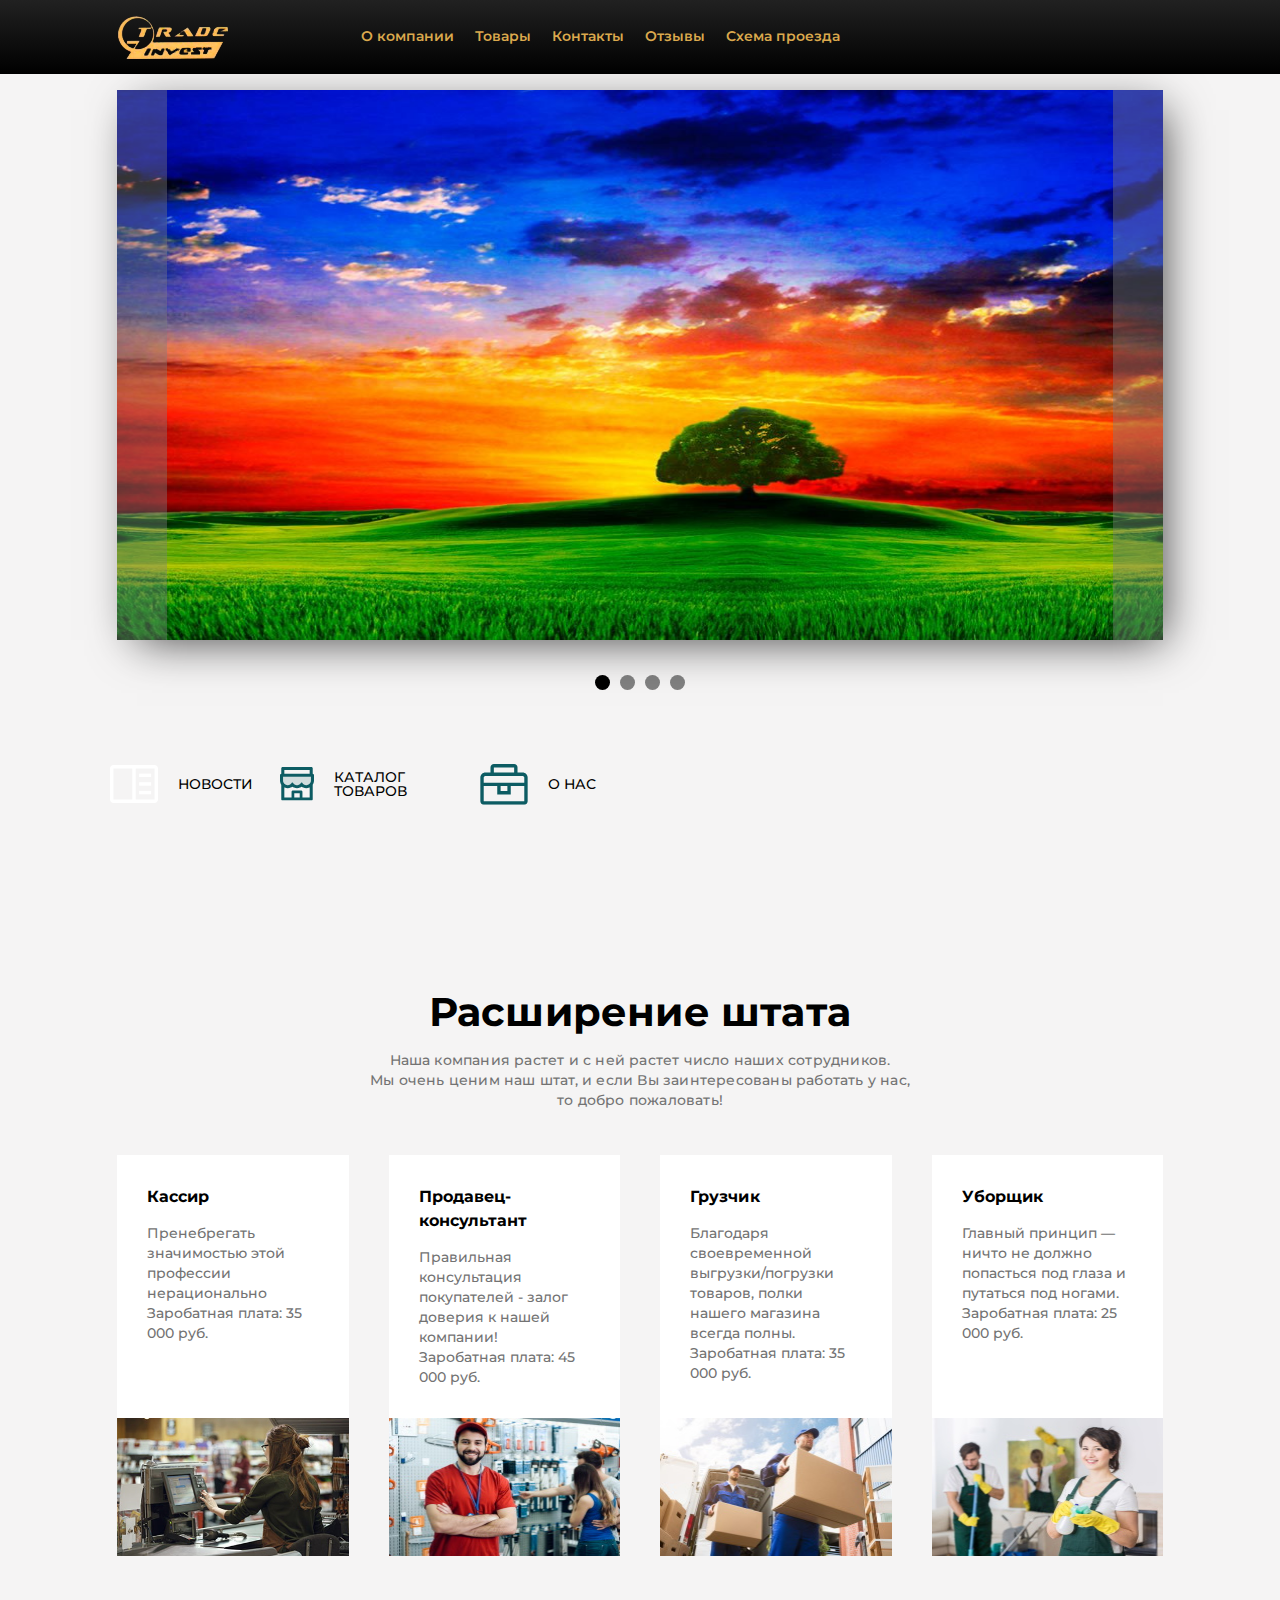
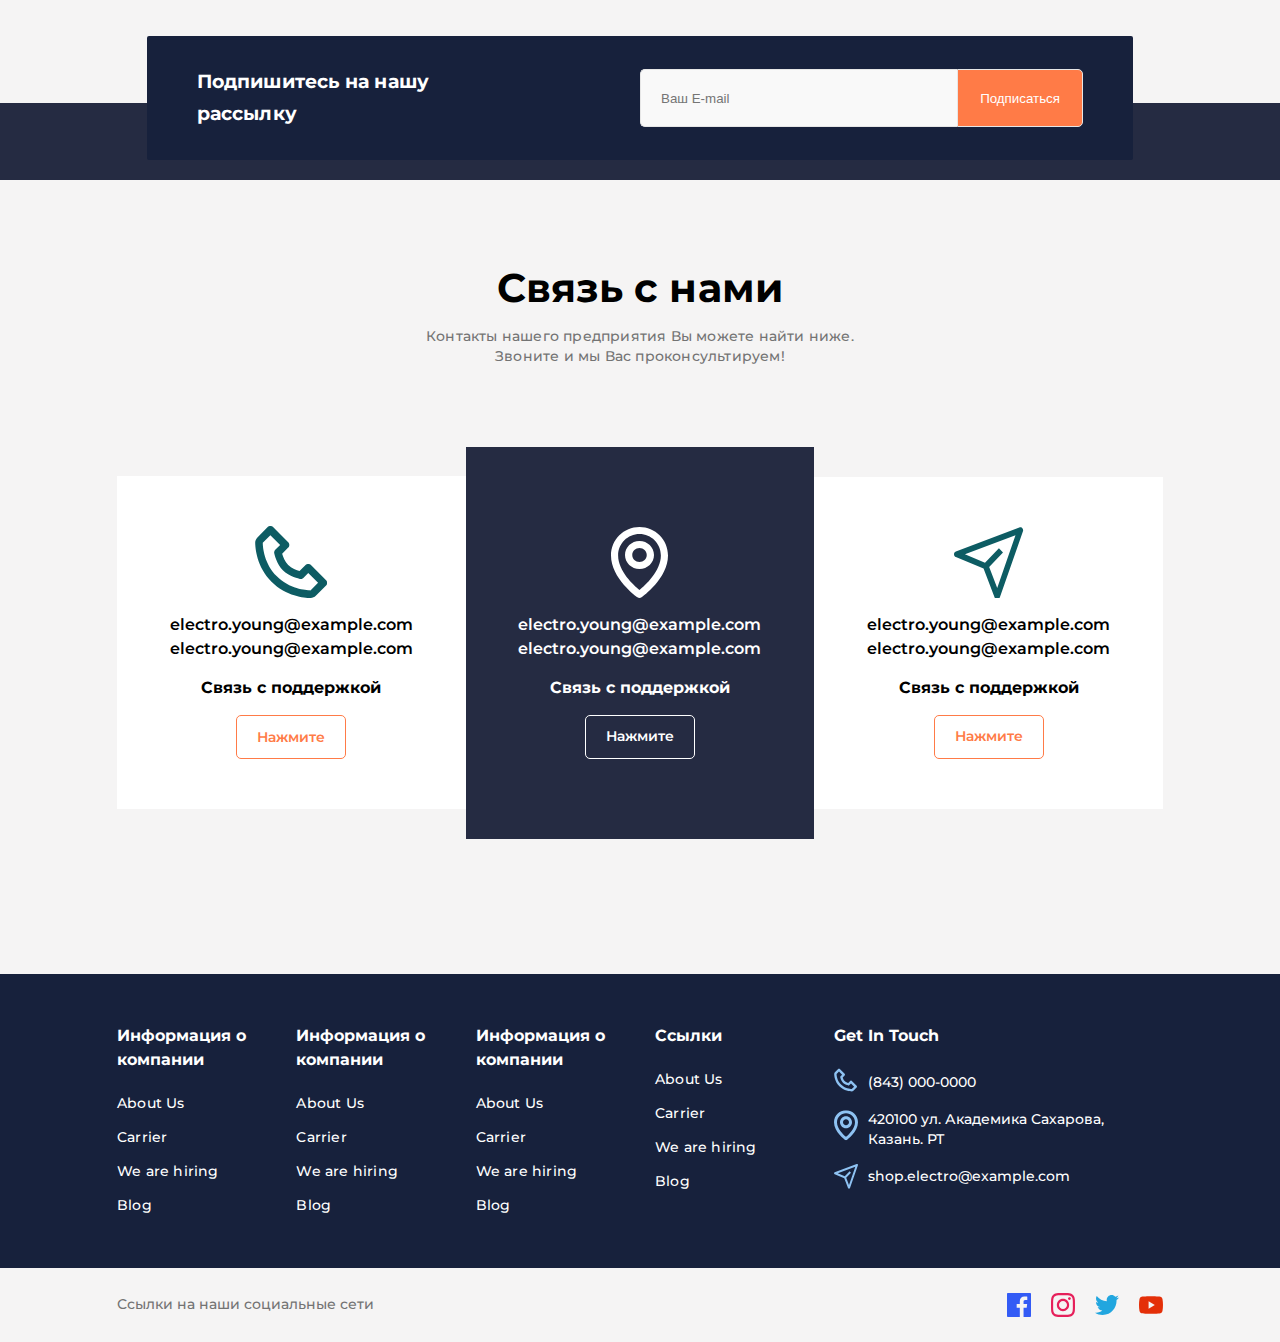
<file: TradeInvest/index.html>
<!DOCTYPE html>
<html>
	<head>
		<meta charset="UTF-8">
		<meta name="viewport" content="width=device-width, initial-scale=1.0">
		<link href="https://fonts.googleapis.com/css?family=Montserrat:regular,500,600,700,800&display=swap" rel="stylesheet" />
		<link rel="shortcut icon" href="img/favicon/faviconX16.png" type="image/png">
		<link rel="stylesheet" href="css/style.css">
		<link rel="stylesheet" href="css/slider.css">
		<link rel="stylesheet" href="css/tabs.css">
		<title>ООО "Трейд Инвест" - Главная</title>
	</head>
	<body>
		<div class="wrapper">
			<header class="header">
				<div class="header__container _container">
					<a href="index.html#tab_01" class="header__logo">
						<img src="img/logo/logo.png" alt="img_logo" title="На главную страницу">
					</a>
					<nav class="header__menu menu">
						<ul class="menu__list">
							<li class="menu__item">
								<a href="" class="menu__link">О компании</a>
							</li>
							<li class="menu__item">
								<a href="" class="menu__link">Товары</a>
							</li>
							<li class="menu__item">
								<a href="" class="menu__link">Контакты</a>
							</li>
							<li class="menu__item">
								<a href="" class="menu__link">Отзывы</a>
							</li>
							<li class="menu__item">
								<a href="" class="menu__link">Схема проезда</a>
							</li>
						</ul>
					</nav>
				</div>
			</header>
			<main class="page">
				<div class="page__main-block main-block">
					<div class="main-block__container _container">
						<div class="main-block__body">
							<div class="flex-wrapper">
								<div class="slider-wrapper">
									<div class="slide active">
										<img src="img/example/01.jpg" alt="">
									</div>
									<div class="slide">
										<img src="img/example/02.jpg" alt="">
									</div>
									<div class="slide">
										<img src="img/example/03.jpg" alt="">
									</div>
									<div class="slide">
										<img src="img/example/04.jpg" alt="">
									</div>
									<div id="btn-prev"></div>   <!-- Кнопки -->
									<div id="btn-next"></div>
								</div>
							</div>
							<div class="dots-wrapper">
								<span class="dot active"></span>
								<span class="dot"></span>
								<span class="dot"></span>
								<span class="dot"></span>
							</div>
							<!--<h1 class="main-block__title">Магазин электротоваров</h1>
							<div class="main-block__text">
								Приходи к нам побыстрей, увози свет в дом скорей!
							</div>
							<div class="main-block__buttons">
								<a href="" class="main-block__button main-block__button_orange">Начать покупку</a>
							</div>-->
						</div>
					</div>
					<div class="main-block__image _ibg">
						<!--<img src="img/mainblock/cover.jpg" alt="cover">-->
					</div>
				</div>
				<section class="page__services services">
					<div class="services__container _container">
						<div class="services__body">
							<div class="tabs">
								<nav class="tabs__items">
									<a href="#tab_01" class="tabs__item"><span id="spanTabs"><img src="img/services/03.svg" alt="Financial Services Consulting"></span><h3>Новости</h3></a>
									<a href="#tab_02" class="tabs__item"><span id="spanTabs"><img src="img/services/02.svg" alt="Finance and consultancy"></span><h3>Каталог товаров</h3></a>
									<a href="#tab_03" class="tabs__item"><span id="spanTabs"><img src="img/services/01.svg" alt="Environmental Consulting"></span><h3>О нас</h3></a>
								</nav>
								<div class="tabs__body">
									<div id="tab_01" class="tabs__block">
										
									</div>
									<div id="tab_02" class="tabs__block">
										Вторая вкладка. Lorem ipsum dolor sit amet consectetur adipisicing elit.
										Nisi dolor dicta earum, tempore dolorem, incidunt, quaerat consequatur et debitis corporis at alias perferendis praesentium!
										Quos? Lorem ipsum dolor sit amet consectetur adipisicing elit. Laborum aliquam voluptas impedit eos nulla qui distinctio consequuntur voluptate, iusto accusantium? Voluptate commodi labore ipsum, neque non quisquam id! Tempore expedita harum quaerat quidem animi molestias voluptatibus optio exercitationem ipsa. Repellendus alias neque optio eius adipisci obcaecati soluta exercitationem illum dicta ratione similique, voluptate, est earum suscipit voluptas dolores illo quidem unde sequi modi explicabo. Maxime eum unde, at in expedita, exercitationem sunt adipisci modi debitis officiis molestiae mollitia aut nobis tenetur sed. Doloremque quae dolorum, nemo impedit eum omnis libero, corrupti molestias nulla, cupiditate consectetur laboriosam est ab explicabo alias odit sit enim quia tempore reiciendis. Eveniet numquam tempore ad repellat omnis ea officia, molestias veritatis. Ipsam in quisquam voluptas inventore neque! Architecto hic praesentium, rem assumenda nihil ducimus odio? Ratione, aspernatur necessitatibus! Quas sit ab aliquam excepturi enim. Quae ut esse porro officia quaerat beatae. Laborum magni doloremque sed voluptatem fuga veritatis, quidem quaerat accusantium dolorum quas totam blanditiis doloribus quos nisi? Iste maiores fugiat quisquam distinctio, ea placeat ipsum dolorum recusandae nihil ipsa ab at similique porro quae aliquam deserunt iure voluptatum adipisci unde voluptas suscipit accusantium pariatur dolorem debitis? Fugiat at magnam nulla libero minima incidunt fugit.
									</div>
									
									<div id="tab_03" class="tabs__block">
										
										<section class="page__practice practice">
											<div class="practice__container _container">
											<div class="practice__header header-block">
												<h2 class="header-block__title">Мы - "Trade Invest"!</h2>
												<div class="header-block__sub-title">
													Наша компания предоставляет своим клиентам бла-бла-бла<br>бла-бла-бла
												</div>
											<h2 class="header-block__title">Отзывы компании</h2>
										</div>
										<div class="practice__body">
											<div class="practice__column">
												<article class="practice__item item-practice">
													<div class="item-practice__content">
														<a href="" class="item-practice__link">
															<h4 class="item-practice__title">Кассир</h4>
														</a>
														<div class="item-practice__text">
															Пренебрегать значимостью этой профессии нерационально
															Заробатная плата: 35 000 руб.
														</div>
													</div>
													<a href="" class="item-practice__image _ibg">
														<img src="img/practice/01.jpg" alt="A single source of truth">
													</a>
												</article>
											</div>
											
										</div>
									</div>
									</section>
								</div>

							</div>
						<!--<div class="services__column">
								<div class="services__item item-service">
									<div class="item-service__icon"><img src="img/services/01.svg" alt="Environmental Consulting"></div>
									<h3 class="item-service__title">Большой ассортимент товаров</h3>
									<div class="item-service__text">В нашем магазине вы найдете все, что нужно для вашего дома!</div>
								</div>
							</div>
							<div class="services__column">
								<div class="services__item item-service">
									<div class="item-service__icon"><img src="img/services/02.svg" alt="Finance and consultancy"></div>
									<h3 class="item-service__title">Высокое качество продукции</h3>
									<div class="item-service__text">Чтобы узнать больше, нажмите сюда</div>
								</div>
							</div>
							<div class="services__column">
								<div class="services__item item-service item-service_green">
									<div class="item-service__icon"><img src="img/services/03.svg" alt="Financial Services Consulting"></div>
									<h3 class="item-service__title">При покупке через сайт - цены ниже</h3>
									<div class="item-service__text">Зарегистрируйтесь у нас и покупайте по специальным ценам!</div>
								</div>
							</div>
						-->
						</div>
					</div>
				</section>
				<!--<section class="page__advantages advantages">
					<div class="advantages__container _container">
						<div class="advantages__header header-block">
							<h2 class="header-block__title">Будем рады видеть Вас в нашем магазине!</h2>
							<div class="header-block__sub-title">
								Каждый день к нам приходят новые покупатели и мы очень рады новому пополнению, <br> ведь наши товары имеют большой спрос на рынке!
							</div>
						</div>
						<div class="advantages__body">
							<div class="advantages__column">
								<div class="advantages__item">
									<div class="advantages__icon">
										<img src="img/advantages/01.svg" alt="Consumer Products">
									</div>
									<div class="advantages__value">50000 +</div>
									<div class="advantages__text">Потребители нашей продукции!</div>
								</div>
							</div>
							<div class="advantages__column">
								<div class="advantages__item">
									<div class="advantages__icon">
										<img src="img/advantages/02.svg" alt="Financial Services">
									</div>
									<div class="advantages__value">20 +</div>
									<div class="advantages__text">Мы расширяемся по стране!</div>
								</div>
							</div>
							<div class="advantages__column">
								<div class="advantages__item">
									<div class="advantages__icon">
										<img src="img/advantages/03.svg" alt="Environmental">
									</div>
									<div class="advantages__value">98%</div>
									<div class="advantages__text">Высокие отзывы на товары!</div>
								</div>
							</div>
							<div class="advantages__column">
								<div class="advantages__item">
									<div class="advantages__icon">
										<img src="img/advantages/04.svg" alt="Business & Finance">
									</div>
									<div class="advantages__value">746 +</div>
									<div class="advantages__text">Business & Finance</div>
								</div>
							</div>
						</div>
					</div>
				</section>-->
				<section class="page__practice practice">
					<div class="practice__container _container">
						<div class="practice__header header-block">
							<h2 class="header-block__title">Расширение штата</h2>
							<div class="header-block__sub-title">
								Наша компания растет и с ней растет число наших сотрудников. <br>Мы очень ценим наш штат, и если Вы заинтересованы работать у нас, <br>то добро пожаловать!
							</div>
						</div>
						<div class="practice__body">
							<div class="practice__column">
								<article class="practice__item item-practice">
									<div class="item-practice__content">
										<a href="" class="item-practice__link">
											<h4 class="item-practice__title">Кассир</h4>
										</a>
										<div class="item-practice__text">
											Пренебрегать значимостью этой профессии нерационально
											Заробатная плата: 35 000 руб.
										</div>
									</div>
									<a href="" class="item-practice__image _ibg">
										<img src="img/practice/01.jpg" alt="A single source of truth">
									</a>
								</article>
							</div>
							<div class="practice__column">
								<article class="practice__item item-practice">
									<div class="item-practice__content">
										<a href="" class="item-practice__link">
											<h4 class="item-practice__title">Продавец-консультант</h4>
										</a>
										<div class="item-practice__text">
											Правильная консультация покупателей - залог доверия к нашей компании!
											<br>Заробатная плата: 45 000 руб.
										</div>
									</div>
									<a href="" class="item-practice__image _ibg">
										<img src="img/practice/02.jpg" alt="Fastest way to organize">
									</a>
								</article>
							</div>
							<div class="practice__column">
								<article class="practice__item item-practice">
									<div class="item-practice__content">
										<a href="" class="item-practice__link">
											<h4 class="item-practice__title">Грузчик</h4>
										</a>
										<div class="item-practice__text">
											Благодаря своевременной выгрузки/погрузки товаров, полки нашего магазина всегда полны.
											<br>Заробатная плата: 35 000 руб.
										</div>
									</div>
									<a href="" class="item-practice__image _ibg">
										<img src="img/practice/03.jpg" alt="Fastest way to take action">
									</a>
								</article>
							</div>
							<div class="practice__column">
								<article class="practice__item item-practice">
									<div class="item-practice__content">
										<a href="" class="item-practice__link">
											<h4 class="item-practice__title">Уборщик</h4>
										</a>
										<div class="item-practice__text">
											Главный принцип — ничто не должно попасться под глаза и путаться под ногами.
											<br>Заробатная плата: 25 000 руб.
										</div>
									</div>
									<a href="" class="item-practice__image _ibg">
										<img src="img/practice/04.jpg" alt="Work better together">
									</a>
								</article>
							</div>
						</div>
					</div>
				</section>
				<!--<section class="page__whoweare whoweare">
					<div class="whoweare__container _container">
						<div class="whoweare__header header-block">
							<h2 class="header-block__title">Who We Are</h2>
							<div class="header-block__sub-title">
								Problems trying to resolve the conflict between the two major realms <br> of Classical physics: Newtonian mechanics
							</div>
						</div>
						<div class="whoweare__body">
							<div class="whoweare__video">
								<iframe width="560" height="315" src="https://www.youtube.com/embed/6MUuoNX6IdQ" title="YouTube video player" frameborder="0" allow="accelerometer; autoplay; clipboard-write; encrypted-media; gyroscope; picture-in-picture" allowfullscreen></iframe>
							</div>
							<div class="whoweare__content">
								<div class="whoweare__top">
									<h2 class="whoweare__title">Most trusted in our field</h2>
									<div class="whoweare__text">Most calendars are designed for teams. Slate is designed for freelancers who want a simple way to plan their schedule.</div>
								</div>
								<div class="whoweare__items">
									<div class="whoweare__item item-whoweare">
										<div class="item-whoweare__icon">
											<img src="img/whoweare/icons/01.svg" alt="">
										</div>
										<div class="item-whoweare__body">
											<div class="item-whoweare__title">the quick fox jumps over the lazy dog</div>
											<div class="item-whoweare__text">Things on a very small scale Things on a very small scaleThings on a very small scaleThings on a very small scale</div>
										</div>
									</div>
									<div class="whoweare__item item-whoweare">
										<div class="item-whoweare__icon">
											<img src="img/whoweare/icons/02.svg" alt="">
										</div>
										<div class="item-whoweare__body">
											<div class="item-whoweare__title">the quick fox jumps over the lazy dog</div>
											<div class="item-whoweare__text">Things on a very small scale Things on a very small scaleThings on a very small scaleThings on a very small scale</div>
										</div>
									</div>
								</div>
							</div>
						</div>
					</div>
				</section>-->
				<!--<div class="page__clients clients">
					<div class="clients__container _container">
						
					</div>
				</div>-->
				<section class="page__subscribe subscribe">
					<div class="subscribe__container _container">
						<div class="subscribe__body">
							<h4 class="subscribe__title">Подпишитесь на нашу рассылку</h4>
							<form action="#" class="subscribe__form">
								<input autocomplete="off" type="email" required name="form[]" placeholder="Ваш E-mail" class="subscribe__input">
								<button type="submit" class="subscribe__button">Подписаться</button>
							</form>
						</div>
					</div>
				</section>
				<section class="page__getintouch getintouch">
					<div class="getintouch__container _container">
						<div class="getintouch__header header-block">
							<h2 class="header-block__title">Связь с нами
							</h2>
							<div class="header-block__sub-title">
								Контакты нашего предприятия Вы можете найти ниже. <br>Звоните и мы Вас проконсультируем!
							</div>
						</div>
						<div class="getintouch__items">
							<div class="getintouch__item item-getintouch">
								<div class="item-getintouch__icon">
									<img src="img/getintouch/01.svg" alt="getintouch">
								</div>
								<div class="item-getintouch__emails">
									<a href="mailto:electro.young@example.com" class="item-getintouch__email">electro.young@example.com</a>
									<a href="mailto:electro.young@example.com" class="item-getintouch__email">electro.young@example.com</a>
								</div>
								<div class="item-getintouch__label">Связь с поддержкой</div>
								<a href="" class="item-getintouch__button">Нажмите</a>
							</div>
							<div class="getintouch__item item-getintouch item-getintouch_active">
								<div class="item-getintouch__icon">
									<img src="img/getintouch/02.svg" alt="getintouch">
								</div>
								<div class="item-getintouch__emails">
									<a href="mailto:georgia.young@example.com" class="item-getintouch__email">electro.young@example.com</a>
									<a href="mailto:georgia.young@ple.com" class="item-getintouch__email">electro.young@example.com</a>
								</div>
								<div class="item-getintouch__label">Связь с поддержкой</div>
								<a href="" class="item-getintouch__button">Нажмите</a>
							</div>
							<div class="getintouch__item item-getintouch">
								<div class="item-getintouch__icon">
									<img src="img/getintouch/03.svg" alt="getintouch">
								</div>
								<div class="item-getintouch__emails">
									<a href="mailto:georgia.young@example.com" class="item-getintouch__email">electro.young@example.com</a>
									<a href="mailto:georgia.young@ple.com" class="item-getintouch__email">electro.young@example.com</a>
								</div>
								<div class="item-getintouch__label">Связь с поддержкой</div>
								<a href="" class="item-getintouch__button">Нажмите</a>
							</div>
						</div>
					</div>
				</section>
				<!--<section class="page__contact contact">
					<div class="contact__container _container">
						<div class="contact__body">
							<div class="contact__content">
								<h4 class="contact__title">Consulting Agency For Your Business</h4>
								<div class="contact__text">the quick fox jumps over the lazy dog</div>
							</div>
							<a href="" class="contact__button">Contact Us</a>
						</div>
					</div>
				</section>-->
			</main>
			<footer class="footer">
				<div class="footer__top">
					<div class="footer__main _container">
						<div class="footer__row">
							<div class="footer__column">
								<div class="footer__label">Информация о компании</div>
								<nav class="footer__menu menu-footer">
									<ul class="menu-footer__list">
										<li class="menu-footer__item"><a href="" class="menu-footer__link">About Us</a></li>
										<li class="menu-footer__item"><a href="" class="menu-footer__link">Carrier</a></li>
										<li class="menu-footer__item"><a href="" class="menu-footer__link">We are hiring</a></li>
										<li class="menu-footer__item"><a href="" class="menu-footer__link">Blog</a></li>
									</ul>
								</nav>
							</div>
							<div class="footer__column">
								<div class="footer__label">Информация о компании</div>
								<nav class="footer__menu menu-footer">
									<ul class="menu-footer__list">
										<li class="menu-footer__item"><a href="" class="menu-footer__link">About Us</a></li>
										<li class="menu-footer__item"><a href="" class="menu-footer__link">Carrier</a></li>
										<li class="menu-footer__item"><a href="" class="menu-footer__link">We are hiring</a></li>
										<li class="menu-footer__item"><a href="" class="menu-footer__link">Blog</a></li>
									</ul>
								</nav>
							</div>
							<div class="footer__column">
								<div class="footer__label">Информация о компании</div>
								<nav class="footer__menu menu-footer">
									<ul class="menu-footer__list">
										<li class="menu-footer__item"><a href="" class="menu-footer__link">About Us</a></li>
										<li class="menu-footer__item"><a href="" class="menu-footer__link">Carrier</a></li>
										<li class="menu-footer__item"><a href="" class="menu-footer__link">We are hiring</a></li>
										<li class="menu-footer__item"><a href="" class="menu-footer__link">Blog</a></li>
									</ul>
								</nav>
							</div>
							<div class="footer__column">
								<div class="footer__label">Ссылки</div>
								<nav class="footer__menu menu-footer">
									<ul class="menu-footer__list">
										<li class="menu-footer__item"><a href="" class="menu-footer__link">About Us</a></li>
										<li class="menu-footer__item"><a href="" class="menu-footer__link">Carrier</a></li>
										<li class="menu-footer__item"><a href="" class="menu-footer__link">We are hiring</a></li>
										<li class="menu-footer__item"><a href="" class="menu-footer__link">Blog</a></li>
									</ul>
								</nav>
							</div>
							<div class="footer__column">
								<div class="footer__label">Get In Touch</div>
								<div class="footer__contacts contacts-footer">
									<a href="tel:4805550103" class="contacts-footer__item contacts-footer__item_phone">(843) 000-0000</a>
									<a href="" class="contacts-footer__item contacts-footer__item_map">420100 ул. Академика Сахарова, Казань. РТ</a>
									<a href="mailto:debra.holt@example.com" class="contacts-footer__item contacts-footer__item_email">shop.electro@example.com</a>
								</div>
							</div>
						</div>
					</div>
				</div>
				<div class="footer__bottom">
					<div class="footer__container _container">
						<div class="footer__copy">Ссылки на наши социальные сети</div>
						<div class="footer__social social">
							<a href="" class="social__item">
								<img src="img/footer/social/01.svg" alt="social">
							</a>
							<a href="" class="social__item">
								<img src="img/footer/social/02.svg" alt="social">
							</a>
							<a href="" class="social__item">
								<img src="img/footer/social/03.svg" alt="social">
							</a>
							<a href="" class="social__item">
								<img src="img/footer/social/04.svg" alt="social">
							</a>
						</div>
					</div>
				</div>
			</footer>
		</div>
		<script src="js/slider.js"></script>
		<script src="js/script.js"></script>
	</body>
</html>
</file>
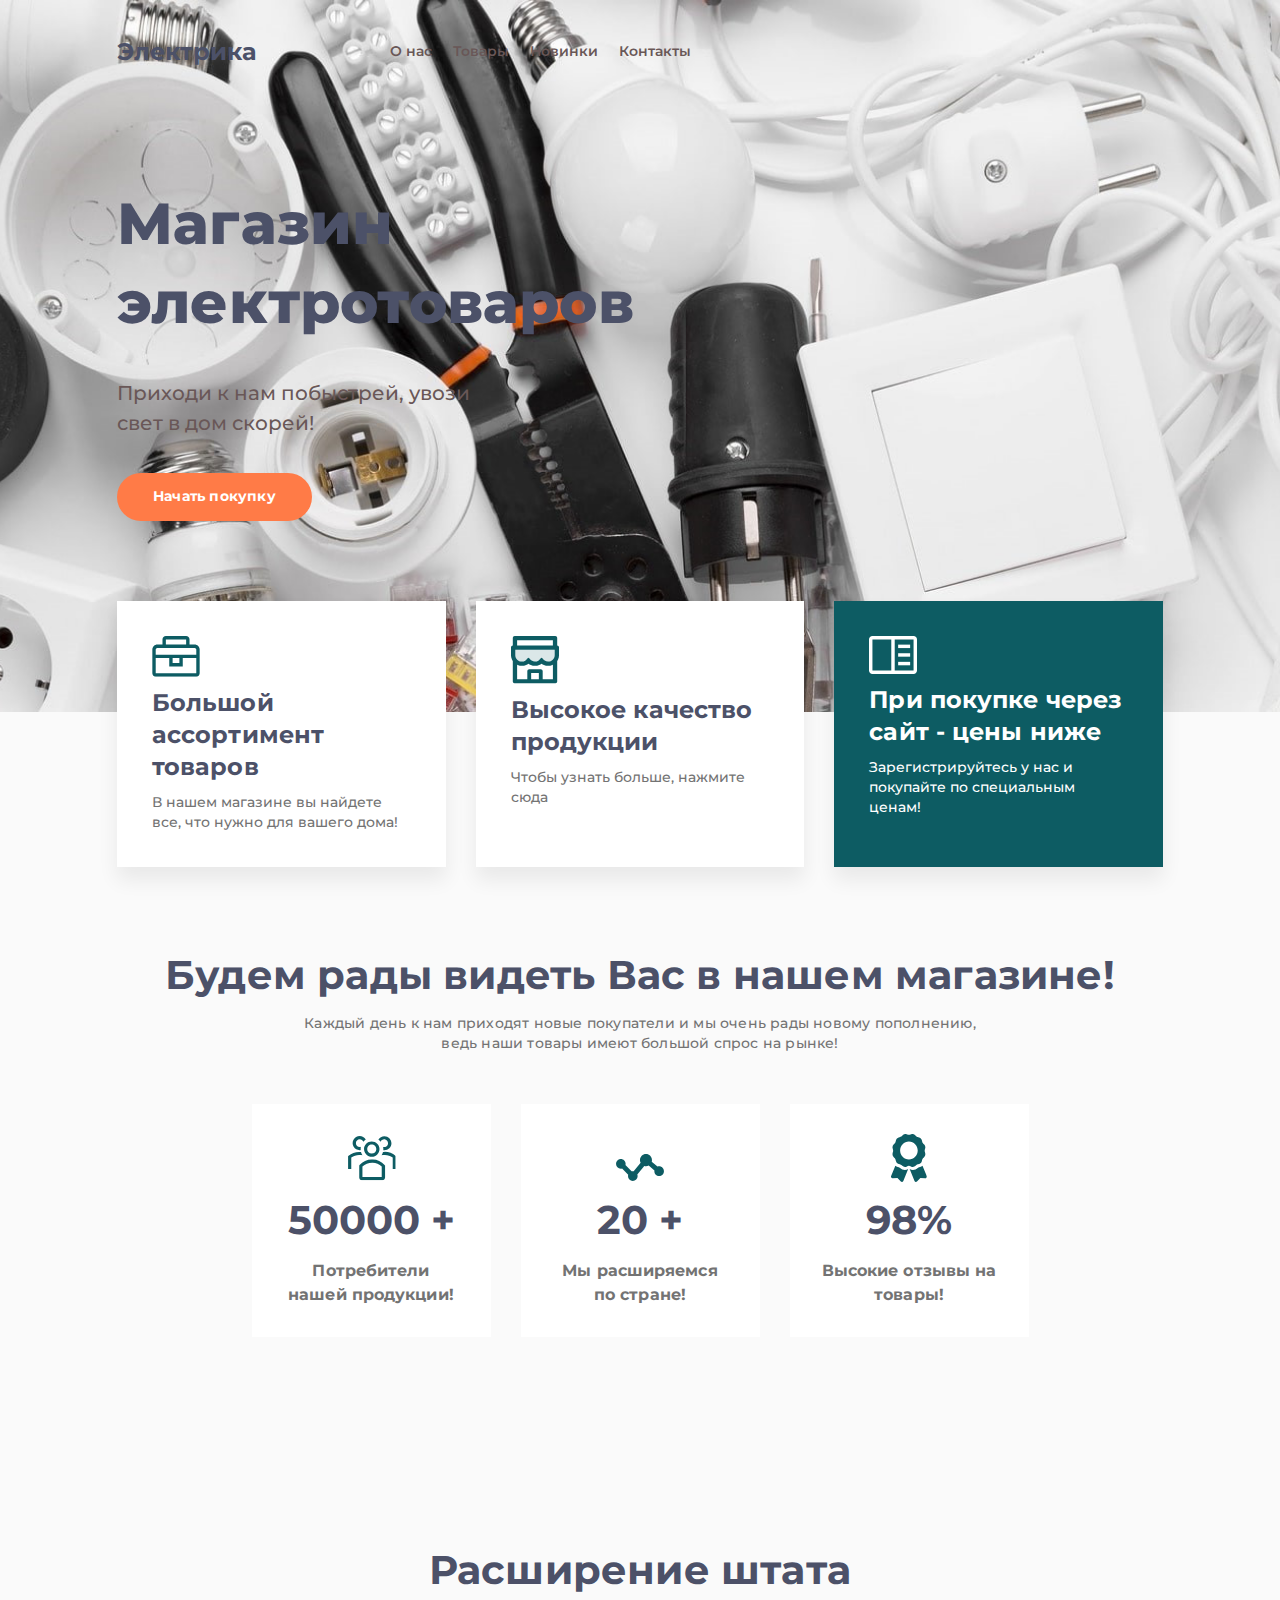
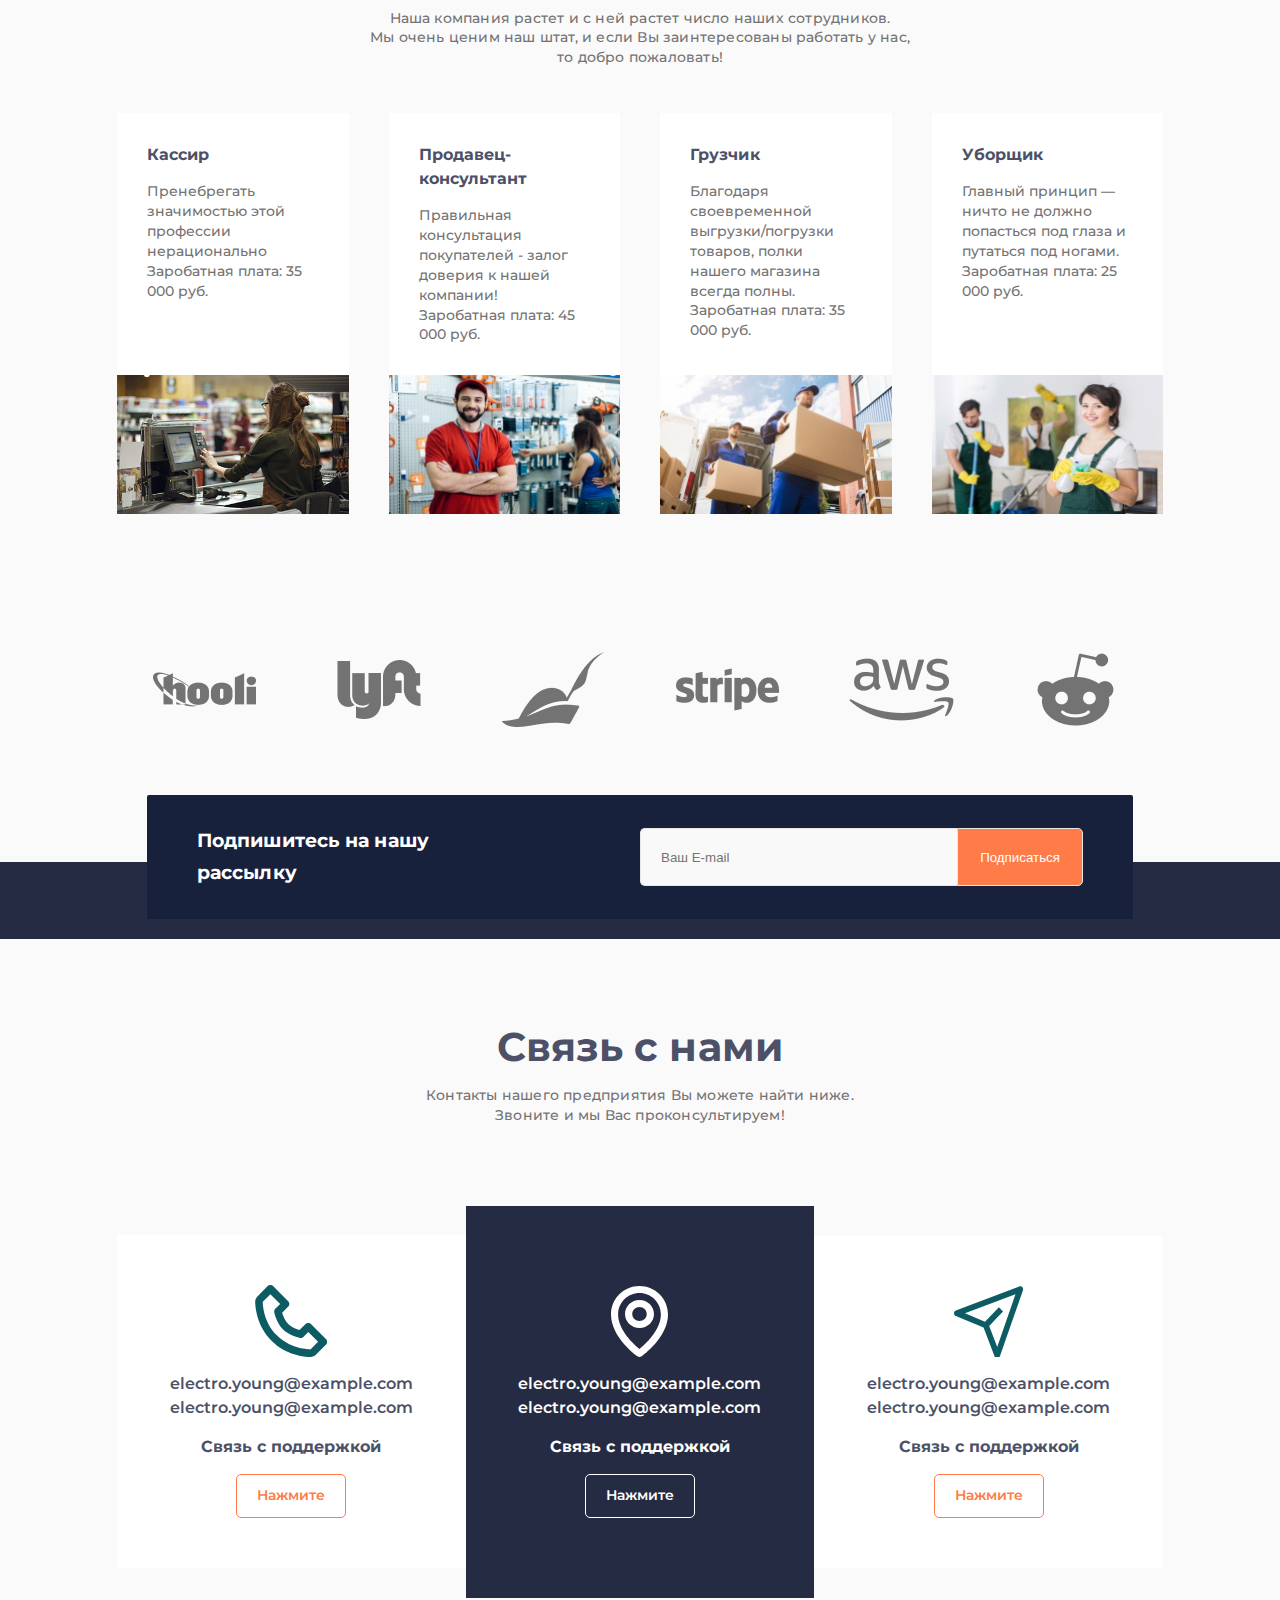
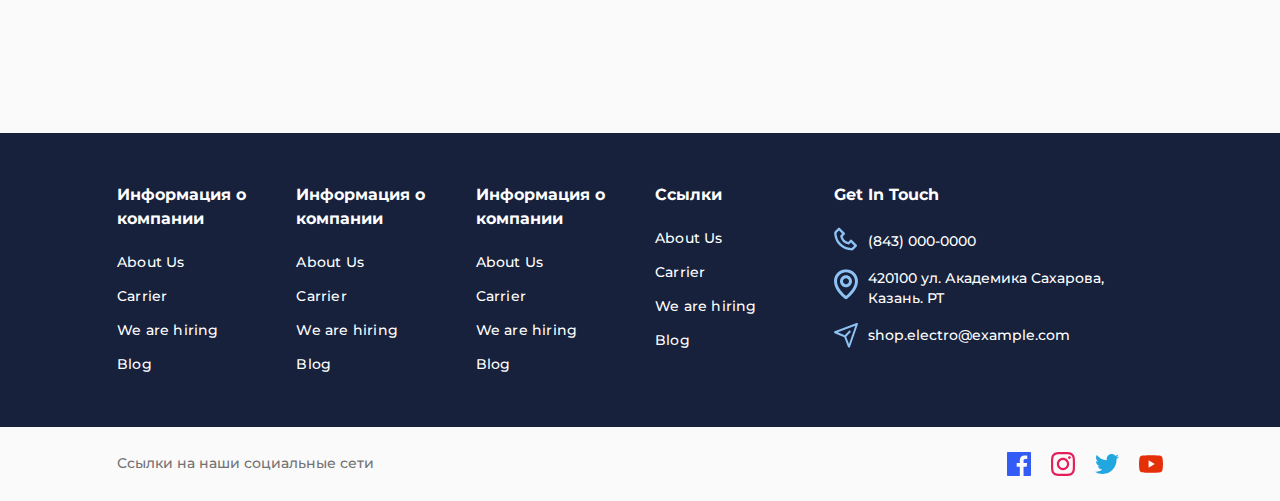
<file: exampleLearning/Shablon1/index.html>
<!DOCTYPE html>
<html>
	<head>
		<meta charset="UTF-8">
		<meta name="viewport" content="width=device-width, initial-scale=1.0">
		<link href="https://fonts.googleapis.com/css?family=Montserrat:regular,500,600,700,800&display=swap" rel="stylesheet" />
		<link rel="stylesheet" href="css/style.css">
		<title>Электрика</title>
	</head>
	<body>
		<div class="wrapper">
			<header class="header">
				<div class="header__container _container">
					<a href="" class="header__logo">
						Электрика
					</a>
					<nav class="header__menu menu">
						<ul class="menu__list">
							<li class="menu__item">
								<a href="" class="menu__link">О нас</a>
							</li>
							<li class="menu__item">
								<a href="" class="menu__link">Товары</a>
							</li>
							<li class="menu__item">
								<a href="" class="menu__link">Новинки</a>
							</li>
							<li class="menu__item">
								<a href="" class="menu__link">Контакты</a>
							</li>
						</ul>
					</nav>
				</div>
			</header>
			<main class="page">
				<div class="page__main-block main-block">
					<div class="main-block__container _container">
						<div class="main-block__body">
							<h1 class="main-block__title">Магазин электротоваров</h1>
							<div class="main-block__text">
								Приходи к нам побыстрей, увози свет в дом скорей!
							</div>
							<div class="main-block__buttons">
								<a href="" class="main-block__button main-block__button_orange">Начать покупку</a>
							</div>
						</div>
					</div>
					<div class="main-block__image _ibg">
						<img src="img/mainblock/cover.jpg" alt="cover">
					</div>
				</div>
				<section class="page__services services">
					<div class="services__container _container">
						<div class="services__body">
							<div class="services__column">
								<div class="services__item item-service">
									<div class="item-service__icon"><img src="img/services/01.svg" alt="Environmental Consulting"></div>
									<h3 class="item-service__title">Большой ассортимент товаров</h3>
									<div class="item-service__text">В нашем магазине вы найдете все, что нужно для вашего дома!</div>
								</div>
							</div>
							<div class="services__column">
								<div class="services__item item-service">
									<div class="item-service__icon"><img src="img/services/02.svg" alt="Finance and consultancy"></div>
									<h3 class="item-service__title">Высокое качество продукции</h3>
									<div class="item-service__text">Чтобы узнать больше, нажмите сюда</div>
								</div>
							</div>
							<div class="services__column">
								<div class="services__item item-service item-service_green">
									<div class="item-service__icon"><img src="img/services/03.svg" alt="Financial Services Consulting"></div>
									<h3 class="item-service__title">При покупке через сайт - цены ниже</h3>
									<div class="item-service__text">Зарегистрируйтесь у нас и покупайте по специальным ценам!</div>
								</div>
							</div>
						</div>
					</div>
				</section>
				<section class="page__advantages advantages">
					<div class="advantages__container _container">
						<div class="advantages__header header-block">
							<h2 class="header-block__title">Будем рады видеть Вас в нашем магазине!</h2>
							<div class="header-block__sub-title">
								Каждый день к нам приходят новые покупатели и мы очень рады новому пополнению, <br> ведь наши товары имеют большой спрос на рынке!
							</div>
						</div>
						<div class="advantages__body">
							<div class="advantages__column">
								<div class="advantages__item">
									<div class="advantages__icon">
										<img src="img/advantages/01.svg" alt="Consumer Products">
									</div>
									<div class="advantages__value">50000 +</div>
									<div class="advantages__text">Потребители нашей продукции!</div>
								</div>
							</div>
							<div class="advantages__column">
								<div class="advantages__item">
									<div class="advantages__icon">
										<img src="img/advantages/02.svg" alt="Financial Services">
									</div>
									<div class="advantages__value">20 +</div>
									<div class="advantages__text">Мы расширяемся по стране!</div>
								</div>
							</div>
							<div class="advantages__column">
								<div class="advantages__item">
									<div class="advantages__icon">
										<img src="img/advantages/03.svg" alt="Environmental">
									</div>
									<div class="advantages__value">98%</div>
									<div class="advantages__text">Высокие отзывы на товары!</div>
								</div>
							</div>
							<!--<div class="advantages__column">
								<div class="advantages__item">
									<div class="advantages__icon">
										<img src="img/advantages/04.svg" alt="Business & Finance">
									</div>
									<div class="advantages__value">746 +</div>
									<div class="advantages__text">Business & Finance</div>-->
								</div>
							</div>
						</div>
					</div>
				</section>
				<section class="page__practice practice">
					<div class="practice__container _container">
						<div class="practice__header header-block">
							<h2 class="header-block__title">Расширение штата</h2>
							<div class="header-block__sub-title">
								Наша компания растет и с ней растет число наших сотрудников. <br>Мы очень ценим наш штат, и если Вы заинтересованы работать у нас, <br>то добро пожаловать!
							</div>
						</div>
						<div class="practice__body">
							<div class="practice__column">
								<article class="practice__item item-practice">
									<div class="item-practice__content">
										<a href="" class="item-practice__link">
											<h4 class="item-practice__title">Кассир</h4>
										</a>
										<div class="item-practice__text">
											Пренебрегать значимостью этой профессии нерационально
											Заробатная плата: 35 000 руб.
										</div>
									</div>
									<a href="" class="item-practice__image _ibg">
										<img src="img/practice/01.jpg" alt="A single source of truth">
									</a>
								</article>
							</div>
							<div class="practice__column">
								<article class="practice__item item-practice">
									<div class="item-practice__content">
										<a href="" class="item-practice__link">
											<h4 class="item-practice__title">Продавец-консультант</h4>
										</a>
										<div class="item-practice__text">
											Правильная консультация покупателей - залог доверия к нашей компании!
											<br>Заробатная плата: 45 000 руб.
										</div>
									</div>
									<a href="" class="item-practice__image _ibg">
										<img src="img/practice/02.jpg" alt="Fastest way to organize">
									</a>
								</article>
							</div>
							<div class="practice__column">
								<article class="practice__item item-practice">
									<div class="item-practice__content">
										<a href="" class="item-practice__link">
											<h4 class="item-practice__title">Грузчик</h4>
										</a>
										<div class="item-practice__text">
											Благодаря своевременной выгрузки/погрузки товаров, полки нашего магазина всегда полны.
											<br>Заробатная плата: 35 000 руб.
										</div>
									</div>
									<a href="" class="item-practice__image _ibg">
										<img src="img/practice/03.jpg" alt="Fastest way to take action">
									</a>
								</article>
							</div>
							<div class="practice__column">
								<article class="practice__item item-practice">
									<div class="item-practice__content">
										<a href="" class="item-practice__link">
											<h4 class="item-practice__title">Уборщик</h4>
										</a>
										<div class="item-practice__text">
											Главный принцип — ничто не должно попасться под глаза и путаться под ногами.
											<br>Заробатная плата: 25 000 руб.
										</div>
									</div>
									<a href="" class="item-practice__image _ibg">
										<img src="img/practice/04.jpg" alt="Work better together">
									</a>
								</article>
							</div>
						</div>
					</div>
				</section>
				<!--<section class="page__whoweare whoweare">
					<div class="whoweare__container _container">
						<div class="whoweare__header header-block">
							<h2 class="header-block__title">Who We Are</h2>
							<div class="header-block__sub-title">
								Problems trying to resolve the conflict between the two major realms <br> of Classical physics: Newtonian mechanics
							</div>
						</div>
						<div class="whoweare__body">
							<div class="whoweare__video">
								<iframe width="560" height="315" src="https://www.youtube.com/embed/6MUuoNX6IdQ" title="YouTube video player" frameborder="0" allow="accelerometer; autoplay; clipboard-write; encrypted-media; gyroscope; picture-in-picture" allowfullscreen></iframe>
							</div>
							<div class="whoweare__content">
								<div class="whoweare__top">
									<h2 class="whoweare__title">Most trusted in our field</h2>
									<div class="whoweare__text">Most calendars are designed for teams. Slate is designed for freelancers who want a simple way to plan their schedule.</div>
								</div>
								<div class="whoweare__items">
									<div class="whoweare__item item-whoweare">
										<div class="item-whoweare__icon">
											<img src="img/whoweare/icons/01.svg" alt="">
										</div>
										<div class="item-whoweare__body">
											<div class="item-whoweare__title">the quick fox jumps over the lazy dog</div>
											<div class="item-whoweare__text">Things on a very small scale Things on a very small scaleThings on a very small scaleThings on a very small scale</div>
										</div>
									</div>
									<div class="whoweare__item item-whoweare">
										<div class="item-whoweare__icon">
											<img src="img/whoweare/icons/02.svg" alt="">
										</div>
										<div class="item-whoweare__body">
											<div class="item-whoweare__title">the quick fox jumps over the lazy dog</div>
											<div class="item-whoweare__text">Things on a very small scale Things on a very small scaleThings on a very small scaleThings on a very small scale</div>
										</div>
									</div>
								</div>
							</div>
						</div>
					</div>
				</section>-->
				<div class="page__clients clients">
					<div class="clients__container _container">
						<div class="clients__items">
							<div class="clients__item">
								<img src="img/clients/01.png" alt="clients">
							</div>
							<div class="clients__item">
								<img src="img/clients/02.png" alt="clients">
							</div>
							<div class="clients__item">
								<img src="img/clients/03.png" alt="clients">
							</div>
							<div class="clients__item">
								<img src="img/clients/04.png" alt="clients">
							</div>
							<div class="clients__item">
								<img src="img/clients/05.png" alt="clients">
							</div>
							<div class="clients__item">
								<img src="img/clients/06.png" alt="clients">
							</div>
						</div>
					</div>
				</div>
				<section class="page__subscribe subscribe">
					<div class="subscribe__container _container">
						<div class="subscribe__body">
							<h4 class="subscribe__title">Подпишитесь на нашу рассылку</h4>
							<form action="#" class="subscribe__form">
								<input autocomplete="off" type="email" required name="form[]" placeholder="Ваш E-mail" class="subscribe__input">
								<button type="submit" class="subscribe__button">Подписаться</button>
							</form>
						</div>
					</div>
				</section>
				<section class="page__getintouch getintouch">
					<div class="getintouch__container _container">
						<div class="getintouch__header header-block">
							<h2 class="header-block__title">Связь с нами
							</h2>
							<div class="header-block__sub-title">
								Контакты нашего предприятия Вы можете найти ниже. <br>Звоните и мы Вас проконсультируем!
							</div>
						</div>
						<div class="getintouch__items">
							<div class="getintouch__item item-getintouch">
								<div class="item-getintouch__icon">
									<img src="img/getintouch/01.svg" alt="getintouch">
								</div>
								<div class="item-getintouch__emails">
									<a href="mailto:electro.young@example.com" class="item-getintouch__email">electro.young@example.com</a>
									<a href="mailto:electro.young@example.com" class="item-getintouch__email">electro.young@example.com</a>
								</div>
								<div class="item-getintouch__label">Связь с поддержкой</div>
								<a href="" class="item-getintouch__button">Нажмите</a>
							</div>
							<div class="getintouch__item item-getintouch item-getintouch_active">
								<div class="item-getintouch__icon">
									<img src="img/getintouch/02.svg" alt="getintouch">
								</div>
								<div class="item-getintouch__emails">
									<a href="mailto:georgia.young@example.com" class="item-getintouch__email">electro.young@example.com</a>
									<a href="mailto:georgia.young@ple.com" class="item-getintouch__email">electro.young@example.com</a>
								</div>
								<div class="item-getintouch__label">Связь с поддержкой</div>
								<a href="" class="item-getintouch__button">Нажмите</a>
							</div>
							<div class="getintouch__item item-getintouch">
								<div class="item-getintouch__icon">
									<img src="img/getintouch/03.svg" alt="getintouch">
								</div>
								<div class="item-getintouch__emails">
									<a href="mailto:georgia.young@example.com" class="item-getintouch__email">electro.young@example.com</a>
									<a href="mailto:georgia.young@ple.com" class="item-getintouch__email">electro.young@example.com</a>
								</div>
								<div class="item-getintouch__label">Связь с поддержкой</div>
								<a href="" class="item-getintouch__button">Нажмите</a>
							</div>
						</div>
					</div>
				</section>
				<!--<section class="page__contact contact">
					<div class="contact__container _container">
						<div class="contact__body">
							<div class="contact__content">
								<h4 class="contact__title">Consulting Agency For Your Business</h4>
								<div class="contact__text">the quick fox jumps over the lazy dog</div>
							</div>
							<a href="" class="contact__button">Contact Us</a>
						</div>
					</div>
				</section>-->
			</main>
			<footer class="footer">
				<div class="footer__top">
					<div class="footer__main _container">
						<div class="footer__row">
							<div class="footer__column">
								<div class="footer__label">Информация о компании</div>
								<nav class="footer__menu menu-footer">
									<ul class="menu-footer__list">
										<li class="menu-footer__item"><a href="" class="menu-footer__link">About Us</a></li>
										<li class="menu-footer__item"><a href="" class="menu-footer__link">Carrier</a></li>
										<li class="menu-footer__item"><a href="" class="menu-footer__link">We are hiring</a></li>
										<li class="menu-footer__item"><a href="" class="menu-footer__link">Blog</a></li>
									</ul>
								</nav>
							</div>
							<div class="footer__column">
								<div class="footer__label">Информация о компании</div>
								<nav class="footer__menu menu-footer">
									<ul class="menu-footer__list">
										<li class="menu-footer__item"><a href="" class="menu-footer__link">About Us</a></li>
										<li class="menu-footer__item"><a href="" class="menu-footer__link">Carrier</a></li>
										<li class="menu-footer__item"><a href="" class="menu-footer__link">We are hiring</a></li>
										<li class="menu-footer__item"><a href="" class="menu-footer__link">Blog</a></li>
									</ul>
								</nav>
							</div>
							<div class="footer__column">
								<div class="footer__label">Информация о компании</div>
								<nav class="footer__menu menu-footer">
									<ul class="menu-footer__list">
										<li class="menu-footer__item"><a href="" class="menu-footer__link">About Us</a></li>
										<li class="menu-footer__item"><a href="" class="menu-footer__link">Carrier</a></li>
										<li class="menu-footer__item"><a href="" class="menu-footer__link">We are hiring</a></li>
										<li class="menu-footer__item"><a href="" class="menu-footer__link">Blog</a></li>
									</ul>
								</nav>
							</div>
							<div class="footer__column">
								<div class="footer__label">Ссылки</div>
								<nav class="footer__menu menu-footer">
									<ul class="menu-footer__list">
										<li class="menu-footer__item"><a href="" class="menu-footer__link">About Us</a></li>
										<li class="menu-footer__item"><a href="" class="menu-footer__link">Carrier</a></li>
										<li class="menu-footer__item"><a href="" class="menu-footer__link">We are hiring</a></li>
										<li class="menu-footer__item"><a href="" class="menu-footer__link">Blog</a></li>
									</ul>
								</nav>
							</div>
							<div class="footer__column">
								<div class="footer__label">Get In Touch</div>
								<div class="footer__contacts contacts-footer">
									<a href="tel:4805550103" class="contacts-footer__item contacts-footer__item_phone">(843) 000-0000</a>
									<a href="" class="contacts-footer__item contacts-footer__item_map">420100 ул. Академика Сахарова, Казань. РТ</a>
									<a href="mailto:debra.holt@example.com" class="contacts-footer__item contacts-footer__item_email">shop.electro@example.com</a>
								</div>
							</div>
						</div>
					</div>
				</div>
				<div class="footer__bottom">
					<div class="footer__container _container">
						<div class="footer__copy">Ссылки на наши социальные сети</div>
						<div class="footer__social social">
							<a href="" class="social__item">
								<img src="img/footer/social/01.svg" alt="social">
							</a>
							<a href="" class="social__item">
								<img src="img/footer/social/02.svg" alt="social">
							</a>
							<a href="" class="social__item">
								<img src="img/footer/social/03.svg" alt="social">
							</a>
							<a href="" class="social__item">
								<img src="img/footer/social/04.svg" alt="social">
							</a>
						</div>
					</div>
				</div>
			</footer>
		</div>
		<script src="js/script.js"></script>
	</body>
</html>
</file>
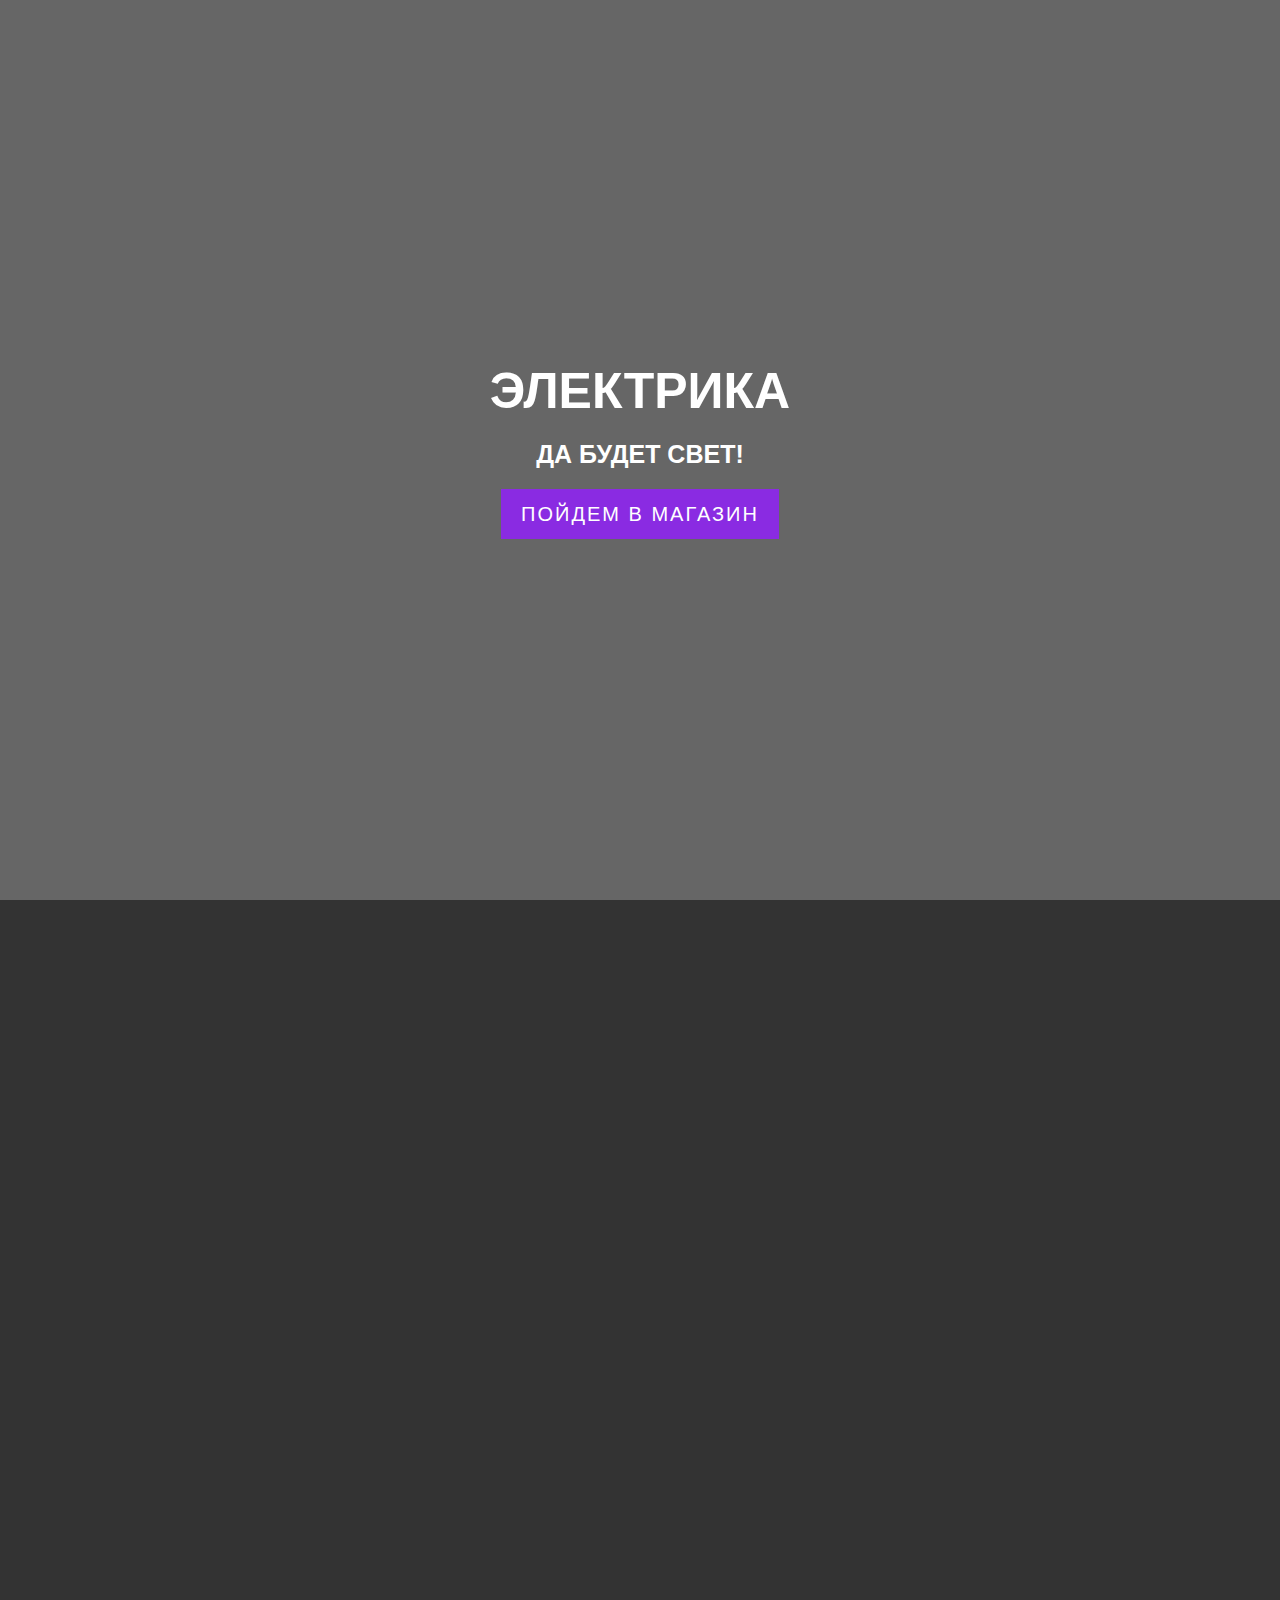
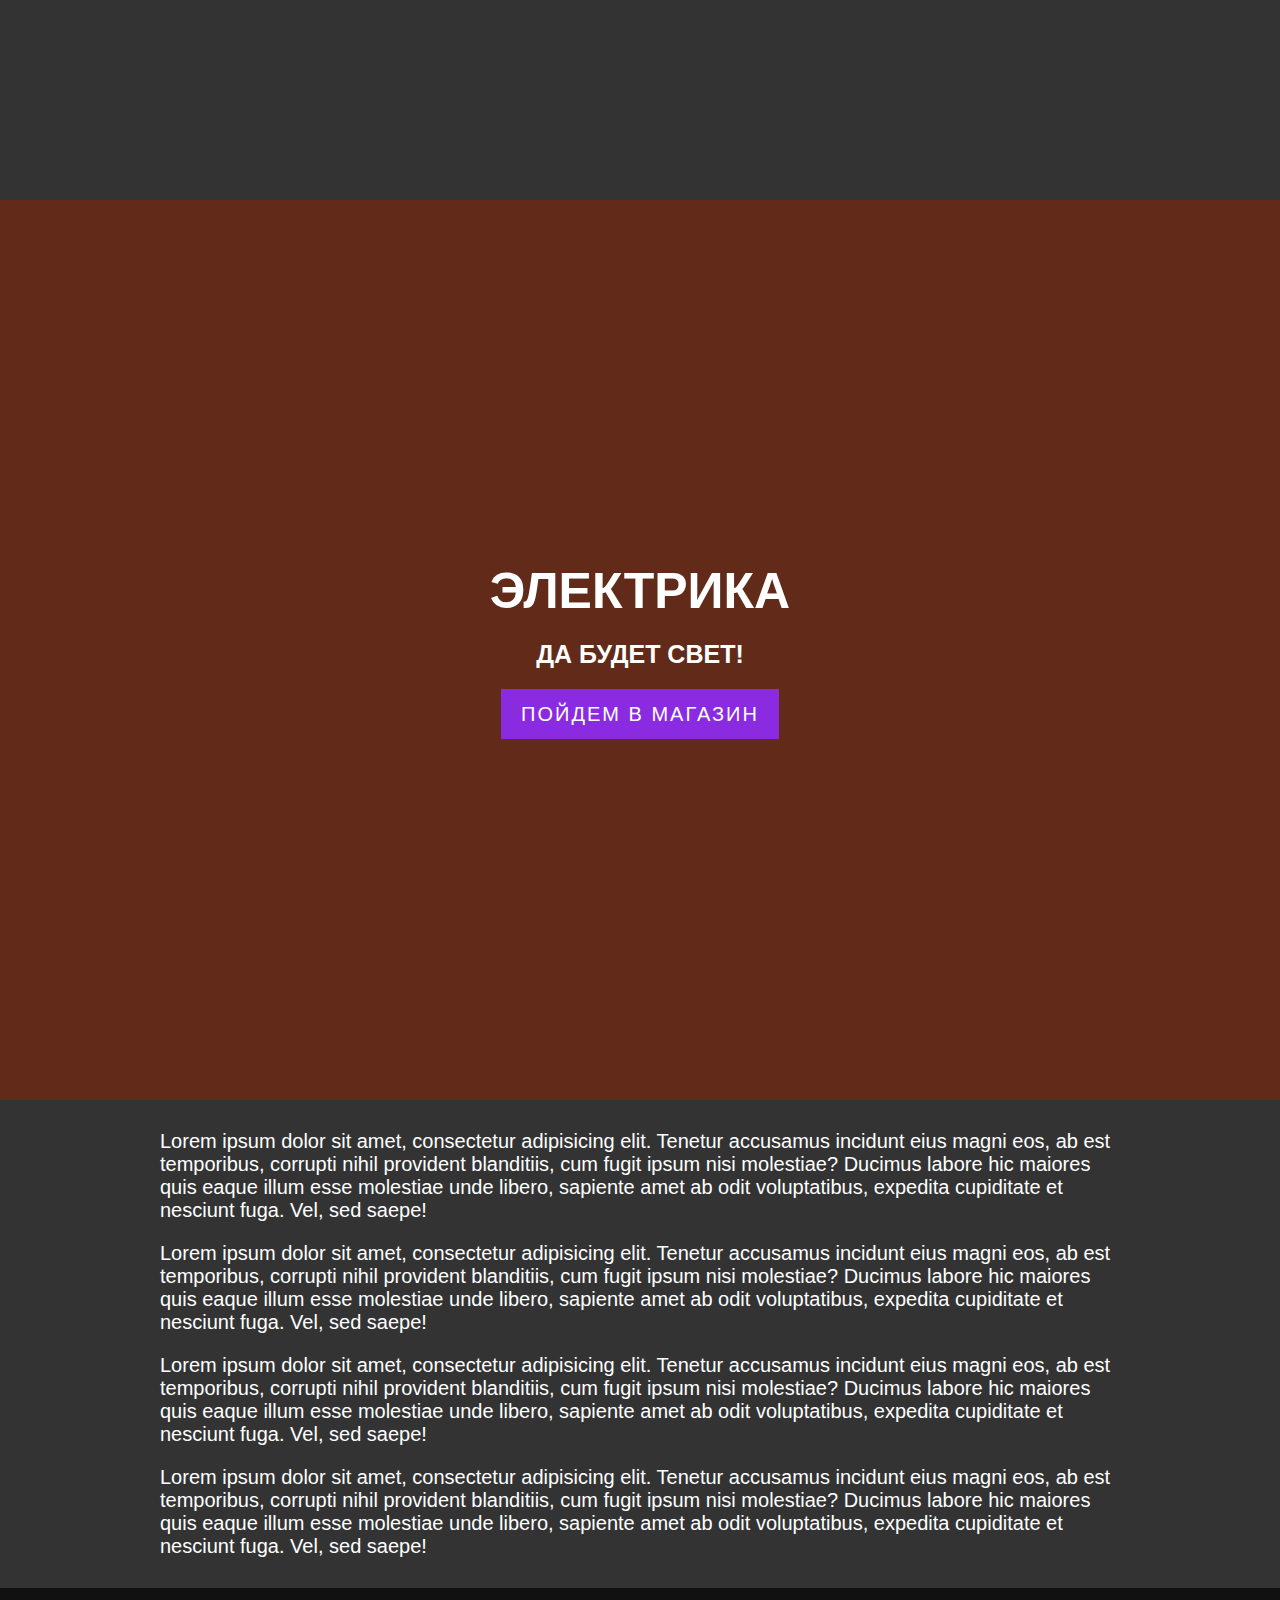
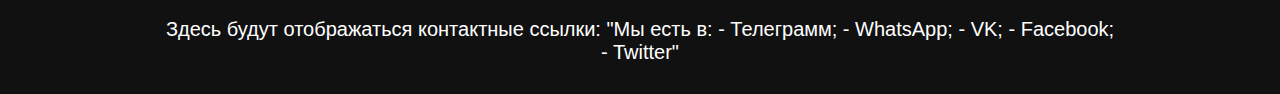
<file: exampleLearning/Shablon2/index.html>
<!DOCTYPE html>
<html>
	<head>
		<title>Шаблон_2. Структура Fulscreen</title>
		<link rel="stylesheet" href="css/style.css">
		<meta charset="UTF-8">
		<meta name="viewport" content="width=device-width"> <!--Адаптивная верстка-->
	</head>
	<body>
		<!-- Оболочка -->
		<div class="wrapper">
			<section class="fullscreen">
				<div class="fullscreen__body">
					<h1 class="fullscreen__title">ЭЛЕКТРИКА</h1>
					<h1 class="fullscreen__text">ДА БУДЕТ СВЕТ!</h1>
					<a href="" class="fullscreen__link">Пойдем в магазин</a>
				</div>
			</section>

			<section class="fullscreen fullscreen_paralax">	<!-- Эффект паралакса -->
			</section>

			<section class="fullscreen fullscreen_two">
				<div class="fullscreen__body">
					<h1 class="fullscreen__title">ЭЛЕКТРИКА</h1>
					<h1 class="fullscreen__text">ДА БУДЕТ СВЕТ!</h1>
					<a href="" class="fullscreen__link">Пойдем в магазин</a>
				</div>
			</section>

			<div class="content">
				<div class="content__body">
					<p>
						Lorem ipsum dolor sit amet, consectetur adipisicing elit. Tenetur accusamus incidunt eius magni eos, ab est temporibus, corrupti nihil provident blanditiis, cum fugit ipsum nisi molestiae? Ducimus labore hic maiores quis eaque illum esse molestiae unde libero, sapiente amet ab odit voluptatibus, expedita cupiditate et nesciunt fuga. Vel, sed saepe!
					</p>

					<p>
						Lorem ipsum dolor sit amet, consectetur adipisicing elit. Tenetur accusamus incidunt eius magni eos, ab est temporibus, corrupti nihil provident blanditiis, cum fugit ipsum nisi molestiae? Ducimus labore hic maiores quis eaque illum esse molestiae unde libero, sapiente amet ab odit voluptatibus, expedita cupiditate et nesciunt fuga. Vel, sed saepe!
					</p>
					<p>
						Lorem ipsum dolor sit amet, consectetur adipisicing elit. Tenetur accusamus incidunt eius magni eos, ab est temporibus, corrupti nihil provident blanditiis, cum fugit ipsum nisi molestiae? Ducimus labore hic maiores quis eaque illum esse molestiae unde libero, sapiente amet ab odit voluptatibus, expedita cupiditate et nesciunt fuga. Vel, sed saepe!</p>
					<p>
						Lorem ipsum dolor sit amet, consectetur adipisicing elit. Tenetur accusamus incidunt eius magni eos, ab est temporibus, corrupti nihil provident blanditiis, cum fugit ipsum nisi molestiae? Ducimus labore hic maiores quis eaque illum esse molestiae unde libero, sapiente amet ab odit voluptatibus, expedita cupiditate et nesciunt fuga. Vel, sed saepe!</p>
				</div>
			</div>

			<!-- ПОДВАЛ -->
			<footer class="footer">
				<div class="footer__body">
					Здесь будут отображаться контактные ссылки:
						"Мы есть в:
							- Телеграмм;
							- WhatsApp;
							- VK;
							- Facebook;
							- Twitter"
				</div>
			</footer>
		</div>
	</body>
</html>
</file>
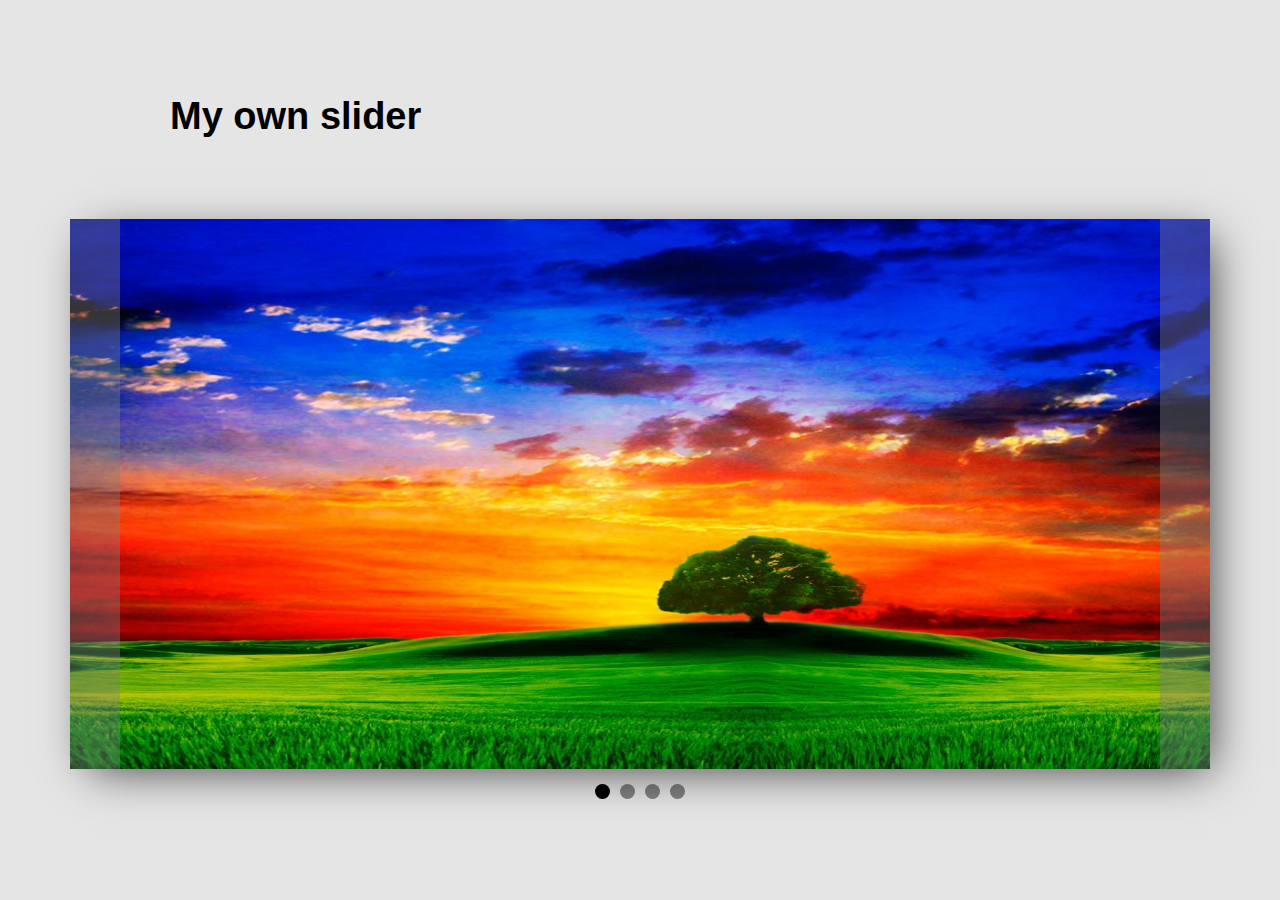
<file: exampleLearning/Slider/index.html>
<!DOCTYPE html>
<html lang="en">
<head>
    <meta charset="UTF-8">
    <meta http-equiv="X-UA-Compatible" content="IE=edge">
    <meta name="viewport" content="width=device-width, initial-scale=1.0">
    <link rel="stylesheet" href="css/style.css">
    <title>Slider</title>
</head>
<body>
    <h1>My own slider</h1>
    <div class="flex-wrapper">
        <div class="slider-wrapper">
            <div class="slide active">
                <img src="img/01.jpg" alt="">
            </div>
            <div class="slide">
                <img src="img/02.jpg" alt="">
            </div>
            <div class="slide">
                <img src="img/03.jpg" alt="">
            </div>
            <div class="slide">
                <img src="img/04.jpg" alt="">
            </div>
            <div id="btn-prev"></div>   <!-- Кнопки -->
            <div id="btn-next"></div>
        </div>
    </div>
    <div class="dots-wrapper">
        <span class="dot active"></span>
        <span class="dot"></span>
        <span class="dot"></span>
        <span class="dot"></span>
    </div>
    <script src="js/slider.js"></script>
</body>
</html>
</file>
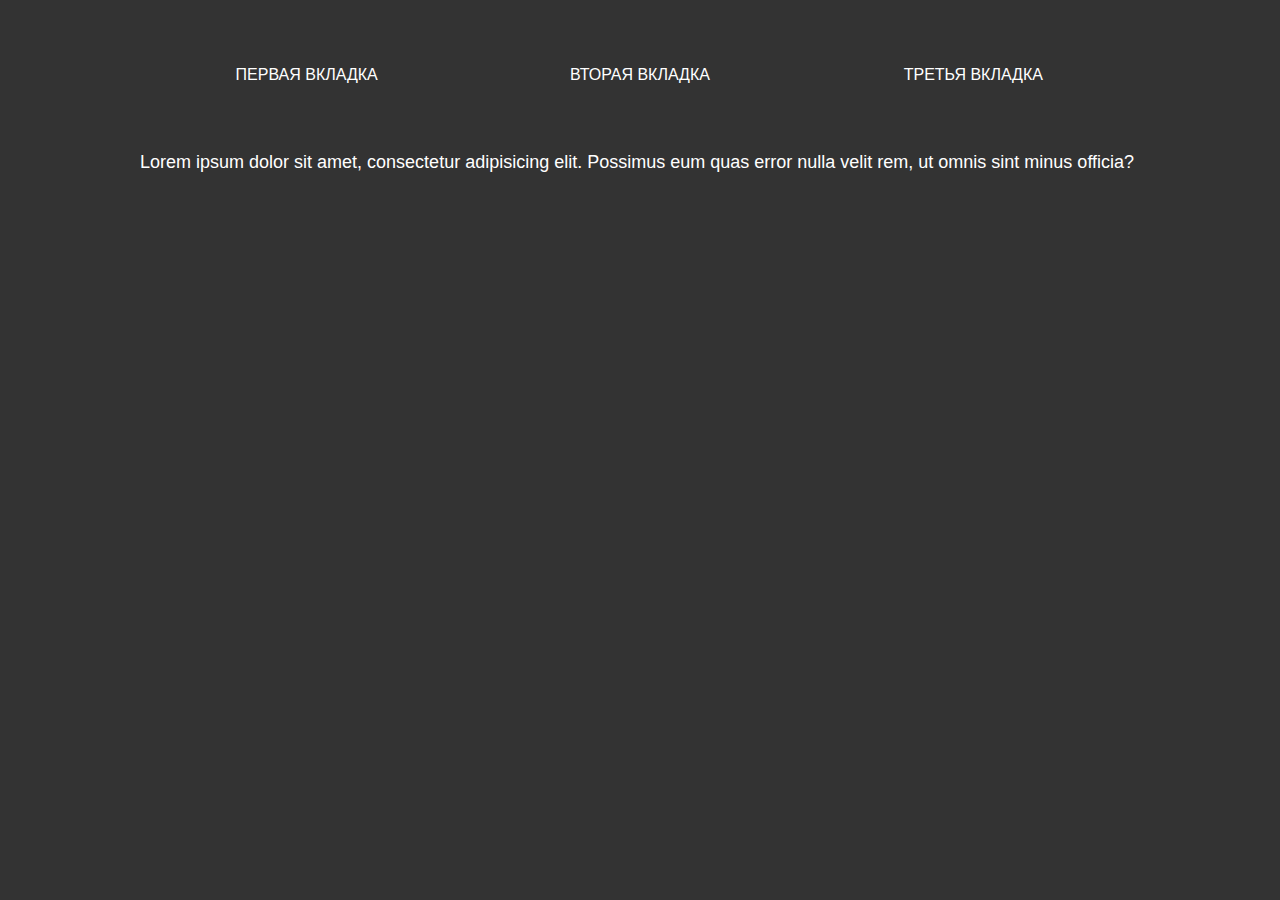
<file: exampleLearning/Tabs/index.html>
<!DOCTYPE html>
<html>
	<head>
		<title>Табсы. Вкладки</title>
		<link rel="stylesheet" href="css/style.css">
		<meta charset="UTF-8">
		<meta name="viewport" content="width=device-width"> <!--Адаптивная верстка-->
	</head>
	<body>
		<div class="wrapper">
			<div class="content">
				<div class="tabs">
					<nav class="tabs__items">
						<a href="#tab_01" class="tabs__item"><span>Первая вкладка</span></a>
						<a href="#tab_02" class="tabs__item"><span>Вторая вкладка</span></a>
						<a href="#tab_03" class="tabs__item"><span>Третья вкладка</span></a>
					</nav>
					<div class="tabs__body">
						<div id="tab_01" class="tabs__block">
							Первая вкладка. Lorem ipsum dolor sit amet consectetur adipisicing elit.
							Nisi dolor dicta earum, tempore dolorem, incidunt, quaerat consequatur et debitis corporis at alias perferendis praesentium!
							Quos?
						</div>
						<div id="tab_02" class="tabs__block">
							Вторая вкладка. Lorem ipsum dolor sit amet consectetur adipisicing elit.
							Nisi dolor dicta earum, tempore dolorem, incidunt, quaerat consequatur et debitis corporis at alias perferendis praesentium!
							Quos?
						</div>
						<div id="tab_03" class="tabs__block">
							Третья вкладка. Lorem ipsum dolor sit amet consectetur adipisicing elit.
							Nisi dolor dicta earum, tempore dolorem, incidunt, quaerat consequatur et debitis corporis at alias perferendis praesentium!
							Quos?
						</div>
					</div>
				</div>
				<div class="text">
					Lorem ipsum dolor sit amet, consectetur adipisicing elit. Possimus eum quas error nulla velit rem, ut omnis sint minus officia?
				</div>
			</div>
		</div>
	</body>
</html>
</file>
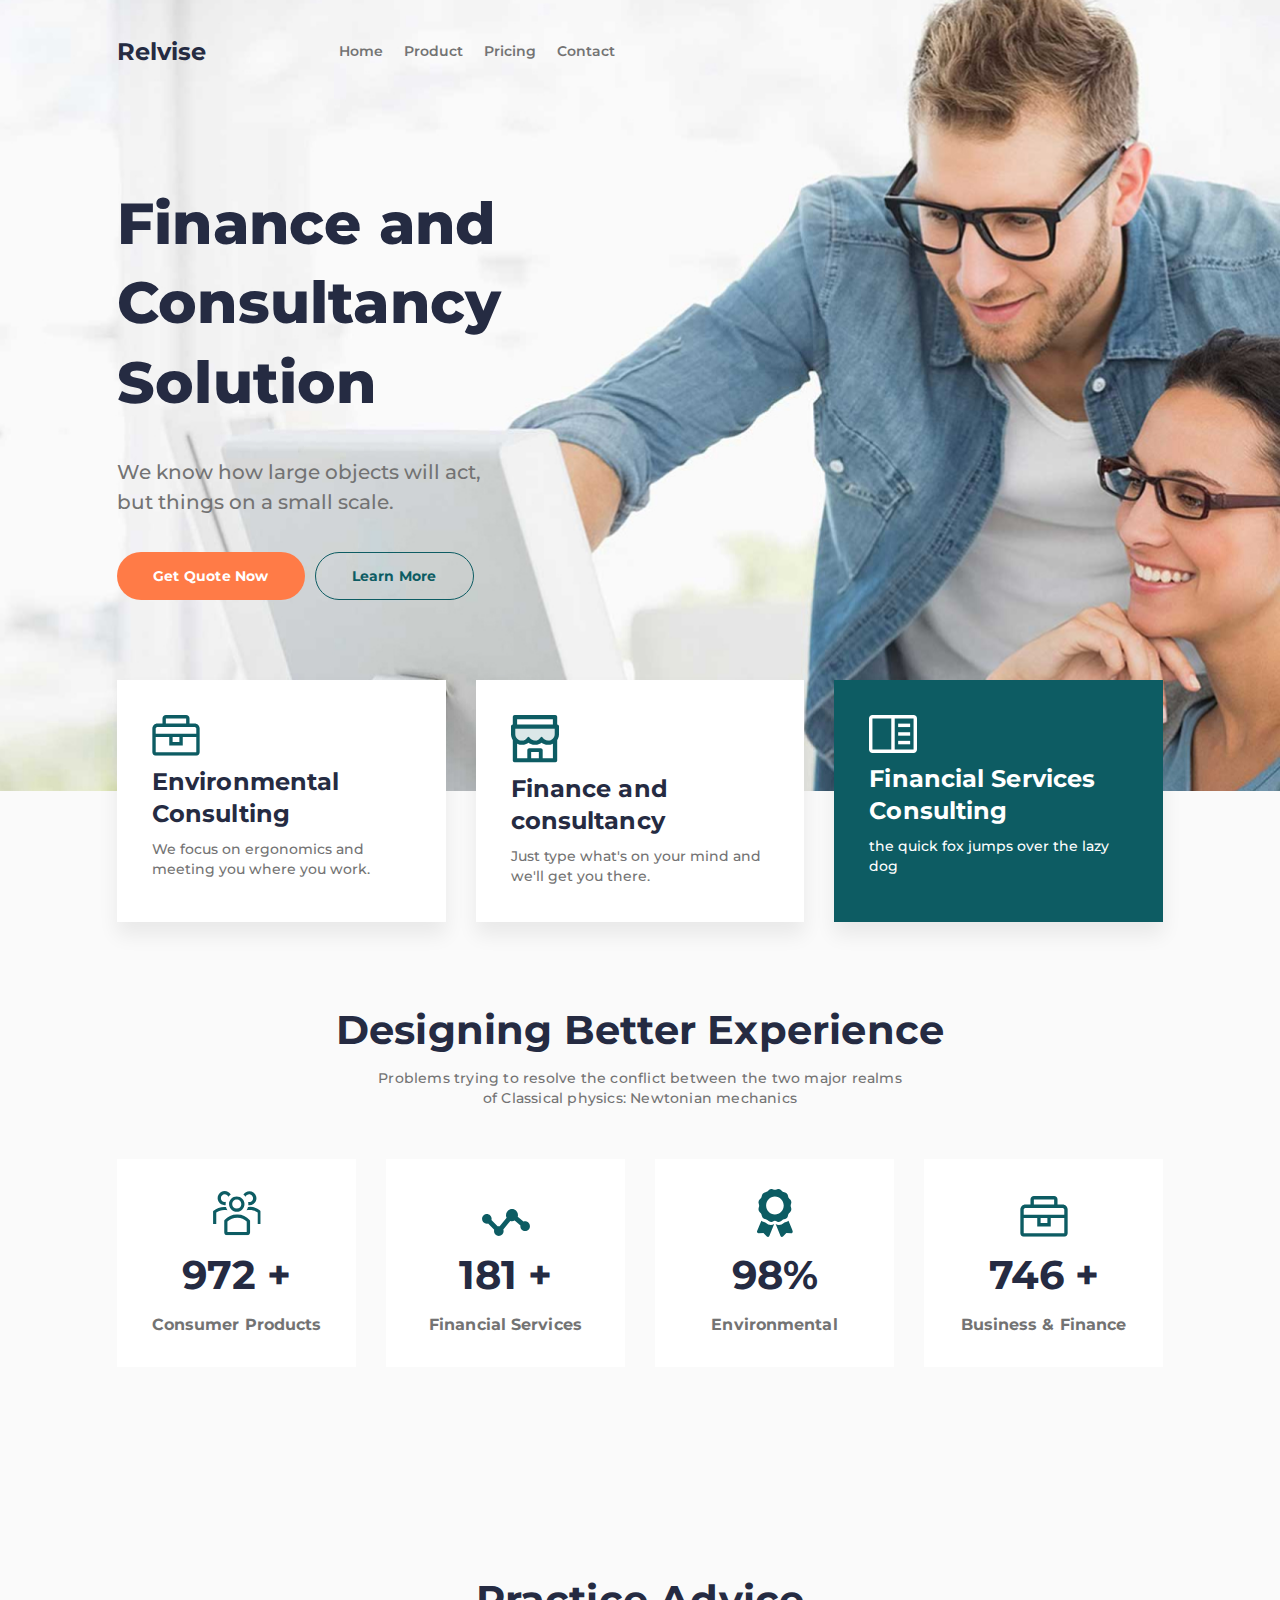
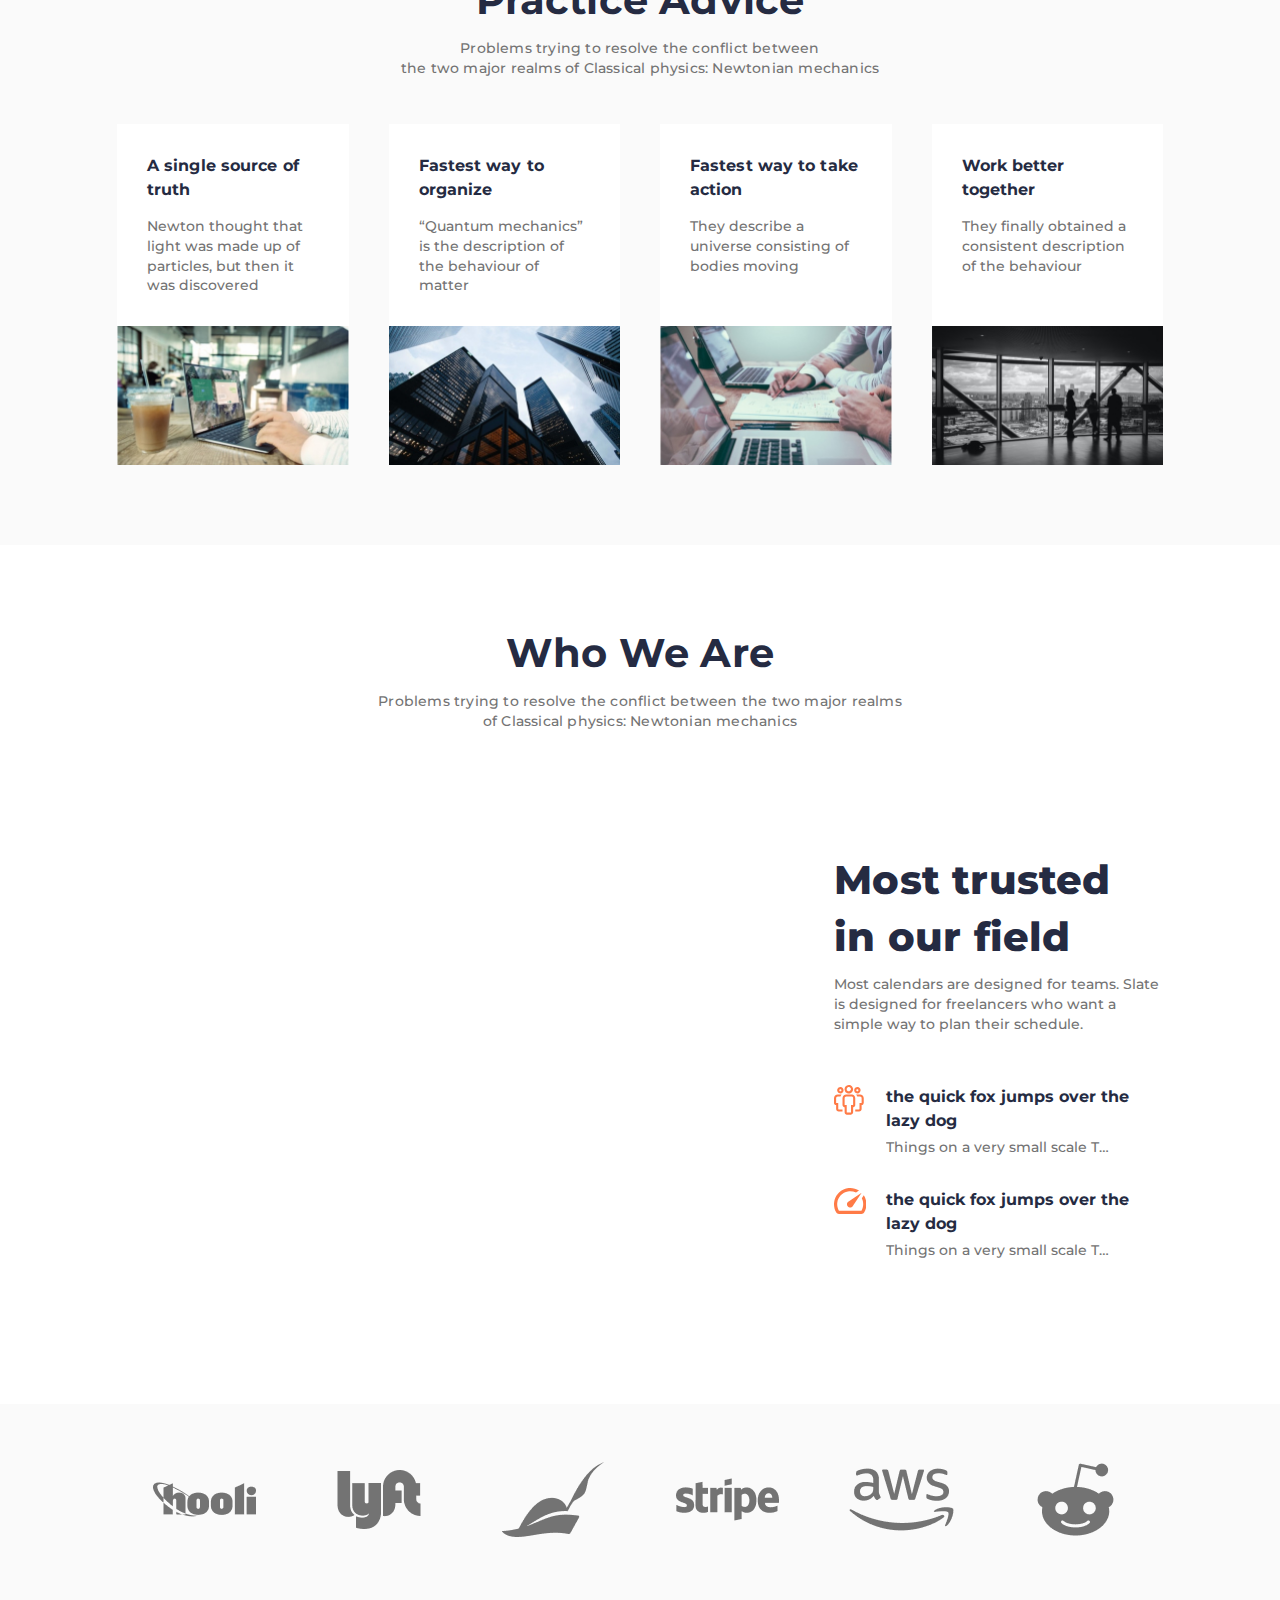
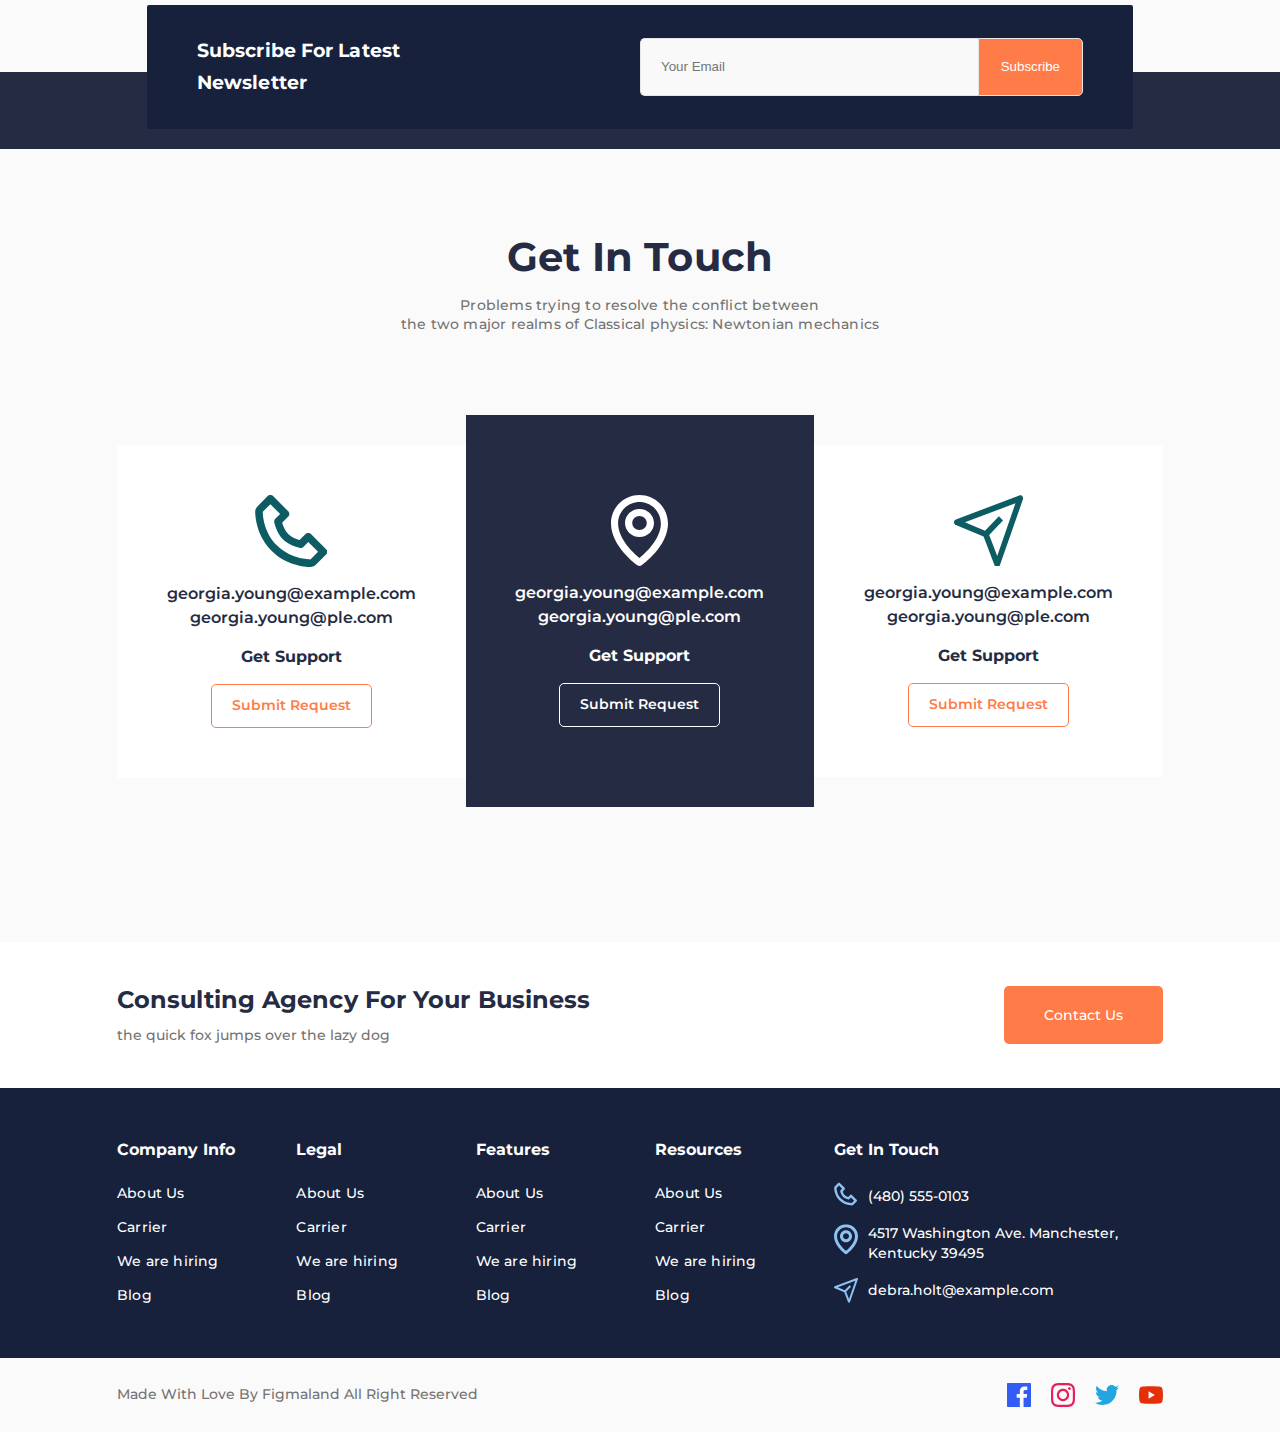
<file: примеры/relvise/index.html>
<!DOCTYPE html>
<html>
	<head>
		<meta charset="UTF-8">
		<meta name="viewport" content="width=device-width, initial-scale=1.0">
		<link href="https://fonts.googleapis.com/css?family=Montserrat:regular,500,600,700,800&display=swap" rel="stylesheet" />
		<link rel="stylesheet" href="css/style.css">
		<title>Relvise</title>
	</head>
	<body>
		<div class="wrapper">
			<header class="header">
				<div class="header__container _container">
					<a href="" class="header__logo">
						Relvise
					</a>
					<nav class="header__menu menu">
						<ul class="menu__list">
							<li class="menu__item">
								<a href="" class="menu__link">Home</a>
							</li>
							<li class="menu__item">
								<a href="" class="menu__link">Product</a>
							</li>
							<li class="menu__item">
								<a href="" class="menu__link">Pricing</a>
							</li>
							<li class="menu__item">
								<a href="" class="menu__link">Contact</a>
							</li>
						</ul>
					</nav>
				</div>
			</header>
			<main class="page">
				<div class="page__main-block main-block">
					<div class="main-block__container _container">
						<div class="main-block__body">
							<h1 class="main-block__title">Finance and Consultancy Solution</h1>
							<div class="main-block__text">
								We know how large objects will act, but things on a small scale.
							</div>
							<div class="main-block__buttons">
								<a href="" class="main-block__button main-block__button_orange">Get Quote Now</a>
								<a href="" class="main-block__button main-block__button_border">Learn More</a>
							</div>
						</div>
					</div>
					<div class="main-block__image _ibg">
						<img src="img/mainblock/cover.jpg" alt="cover">
					</div>
				</div>
				<section class="page__services services">
					<div class="services__container _container">
						<div class="services__body">
							<div class="services__column">
								<div class="services__item item-service">
									<div class="item-service__icon"><img src="img/services/01.svg" alt="Environmental Consulting"></div>
									<h3 class="item-service__title">Environmental Consulting</h3>
									<div class="item-service__text">We focus on ergonomics and meeting you where you work. </div>
								</div>
							</div>
							<div class="services__column">
								<div class="services__item item-service">
									<div class="item-service__icon"><img src="img/services/02.svg" alt="Finance and consultancy"></div>
									<h3 class="item-service__title">Finance and consultancy</h3>
									<div class="item-service__text">Just type what's on your mind and we'll get you there.</div>
								</div>
							</div>
							<div class="services__column">
								<div class="services__item item-service item-service_green">
									<div class="item-service__icon"><img src="img/services/03.svg" alt="Financial Services Consulting"></div>
									<h3 class="item-service__title">Financial Services Consulting</h3>
									<div class="item-service__text">the quick fox jumps over the lazy dog</div>
								</div>
							</div>
						</div>
					</div>
				</section>
				<section class="page__advantages advantages">
					<div class="advantages__container _container">
						<div class="advantages__header header-block">
							<h2 class="header-block__title">Designing Better Experience</h2>
							<div class="header-block__sub-title">
								Problems trying to resolve the conflict between the two major realms <br> of Classical physics: Newtonian mechanics
							</div>
						</div>
						<div class="advantages__body">
							<div class="advantages__column">
								<div class="advantages__item">
									<div class="advantages__icon">
										<img src="img/advantages/01.svg" alt="Consumer Products">
									</div>
									<div class="advantages__value">972 +</div>
									<div class="advantages__text">Consumer Products</div>
								</div>
							</div>
							<div class="advantages__column">
								<div class="advantages__item">
									<div class="advantages__icon">
										<img src="img/advantages/02.svg" alt="Financial Services">
									</div>
									<div class="advantages__value">181 +</div>
									<div class="advantages__text">Financial Services</div>
								</div>
							</div>
							<div class="advantages__column">
								<div class="advantages__item">
									<div class="advantages__icon">
										<img src="img/advantages/03.svg" alt="Environmental">
									</div>
									<div class="advantages__value">98%</div>
									<div class="advantages__text">Environmental</div>
								</div>
							</div>
							<div class="advantages__column">
								<div class="advantages__item">
									<div class="advantages__icon">
										<img src="img/advantages/04.svg" alt="Business & Finance">
									</div>
									<div class="advantages__value">746 +</div>
									<div class="advantages__text">Business & Finance</div>
								</div>
							</div>
						</div>
					</div>
				</section>
				<section class="page__practice practice">
					<div class="practice__container _container">
						<div class="practice__header header-block">
							<h2 class="header-block__title">Practice Advice</h2>
							<div class="header-block__sub-title">
								Problems trying to resolve the conflict between <br>the two major realms of Classical physics: Newtonian mechanics
							</div>
						</div>
						<div class="practice__body">
							<div class="practice__column">
								<article class="practice__item item-practice">
									<div class="item-practice__content">
										<a href="" class="item-practice__link">
											<h4 class="item-practice__title">A single source of truth</h4>
										</a>
										<div class="item-practice__text">
											Newton thought that light was made up of particles, but then it was discovered
										</div>
									</div>
									<a href="" class="item-practice__image _ibg">
										<img src="img/practice/01.jpg" alt="A single source of truth">
									</a>
								</article>
							</div>
							<div class="practice__column">
								<article class="practice__item item-practice">
									<div class="item-practice__content">
										<a href="" class="item-practice__link">
											<h4 class="item-practice__title">Fastest way to organize</h4>
										</a>
										<div class="item-practice__text">
											“Quantum mechanics” is the description of the behaviour of matter
										</div>
									</div>
									<a href="" class="item-practice__image _ibg">
										<img src="img/practice/02.jpg" alt="Fastest way to organize">
									</a>
								</article>
							</div>
							<div class="practice__column">
								<article class="practice__item item-practice">
									<div class="item-practice__content">
										<a href="" class="item-practice__link">
											<h4 class="item-practice__title">Fastest way to take action</h4>
										</a>
										<div class="item-practice__text">
											They describe a universe consisting of bodies moving
										</div>
									</div>
									<a href="" class="item-practice__image _ibg">
										<img src="img/practice/03.jpg" alt="Fastest way to take action">
									</a>
								</article>
							</div>
							<div class="practice__column">
								<article class="practice__item item-practice">
									<div class="item-practice__content">
										<a href="" class="item-practice__link">
											<h4 class="item-practice__title">Work better together</h4>
										</a>
										<div class="item-practice__text">
											They finally obtained a consistent description of the behaviour
										</div>
									</div>
									<a href="" class="item-practice__image _ibg">
										<img src="img/practice/04.jpg" alt="Work better together">
									</a>
								</article>
							</div>
						</div>
					</div>
				</section>
				<section class="page__whoweare whoweare">
					<div class="whoweare__container _container">
						<div class="whoweare__header header-block">
							<h2 class="header-block__title">Who We Are</h2>
							<div class="header-block__sub-title">
								Problems trying to resolve the conflict between the two major realms <br> of Classical physics: Newtonian mechanics
							</div>
						</div>
						<div class="whoweare__body">
							<div class="whoweare__video">
								<iframe width="560" height="315" src="https://www.youtube.com/embed/6MUuoNX6IdQ" title="YouTube video player" frameborder="0" allow="accelerometer; autoplay; clipboard-write; encrypted-media; gyroscope; picture-in-picture" allowfullscreen></iframe>
							</div>
							<div class="whoweare__content">
								<div class="whoweare__top">
									<h2 class="whoweare__title">Most trusted in our field</h2>
									<div class="whoweare__text">Most calendars are designed for teams. Slate is designed for freelancers who want a simple way to plan their schedule.</div>
								</div>
								<div class="whoweare__items">
									<div class="whoweare__item item-whoweare">
										<div class="item-whoweare__icon">
											<img src="img/whoweare/icons/01.svg" alt="">
										</div>
										<div class="item-whoweare__body">
											<div class="item-whoweare__title">the quick fox jumps over the lazy dog</div>
											<div class="item-whoweare__text">Things on a very small scale Things on a very small scaleThings on a very small scaleThings on a very small scale</div>
										</div>
									</div>
									<div class="whoweare__item item-whoweare">
										<div class="item-whoweare__icon">
											<img src="img/whoweare/icons/02.svg" alt="">
										</div>
										<div class="item-whoweare__body">
											<div class="item-whoweare__title">the quick fox jumps over the lazy dog</div>
											<div class="item-whoweare__text">Things on a very small scale Things on a very small scaleThings on a very small scaleThings on a very small scale</div>
										</div>
									</div>
								</div>
							</div>
						</div>
					</div>
				</section>
				<div class="page__clients clients">
					<div class="clients__container _container">
						<div class="clients__items">
							<div class="clients__item">
								<img src="img/clients/01.png" alt="clients">
							</div>
							<div class="clients__item">
								<img src="img/clients/02.png" alt="clients">
							</div>
							<div class="clients__item">
								<img src="img/clients/03.png" alt="clients">
							</div>
							<div class="clients__item">
								<img src="img/clients/04.png" alt="clients">
							</div>
							<div class="clients__item">
								<img src="img/clients/05.png" alt="clients">
							</div>
							<div class="clients__item">
								<img src="img/clients/06.png" alt="clients">
							</div>
						</div>
					</div>
				</div>
				<section class="page__subscribe subscribe">
					<div class="subscribe__container _container">
						<div class="subscribe__body">
							<h4 class="subscribe__title">Subscribe For Latest Newsletter</h4>
							<form action="#" class="subscribe__form">
								<input autocomplete="off" type="email" required name="form[]" placeholder="Your Email" class="subscribe__input">
								<button type="submit" class="subscribe__button">Subscribe</button>
							</form>
						</div>
					</div>
				</section>
				<section class="page__getintouch getintouch">
					<div class="getintouch__container _container">
						<div class="getintouch__header header-block">
							<h2 class="header-block__title">Get In Touch</h2>
							<div class="header-block__sub-title">
								Problems trying to resolve the conflict between <br> the two major realms of Classical physics: Newtonian mechanics
							</div>
						</div>
						<div class="getintouch__items">
							<div class="getintouch__item item-getintouch">
								<div class="item-getintouch__icon">
									<img src="img/getintouch/01.svg" alt="getintouch">
								</div>
								<div class="item-getintouch__emails">
									<a href="mailto:georgia.young@example.com" class="item-getintouch__email">georgia.young@example.com</a>
									<a href="mailto:georgia.young@ple.com" class="item-getintouch__email">georgia.young@ple.com</a>
								</div>
								<div class="item-getintouch__label">Get Support</div>
								<a href="" class="item-getintouch__button">Submit Request</a>
							</div>
							<div class="getintouch__item item-getintouch item-getintouch_active">
								<div class="item-getintouch__icon">
									<img src="img/getintouch/02.svg" alt="getintouch">
								</div>
								<div class="item-getintouch__emails">
									<a href="mailto:georgia.young@example.com" class="item-getintouch__email">georgia.young@example.com</a>
									<a href="mailto:georgia.young@ple.com" class="item-getintouch__email">georgia.young@ple.com</a>
								</div>
								<div class="item-getintouch__label">Get Support</div>
								<a href="" class="item-getintouch__button">Submit Request</a>
							</div>
							<div class="getintouch__item item-getintouch">
								<div class="item-getintouch__icon">
									<img src="img/getintouch/03.svg" alt="getintouch">
								</div>
								<div class="item-getintouch__emails">
									<a href="mailto:georgia.young@example.com" class="item-getintouch__email">georgia.young@example.com</a>
									<a href="mailto:georgia.young@ple.com" class="item-getintouch__email">georgia.young@ple.com</a>
								</div>
								<div class="item-getintouch__label">Get Support</div>
								<a href="" class="item-getintouch__button">Submit Request</a>
							</div>
						</div>
					</div>
				</section>
				<section class="page__contact contact">
					<div class="contact__container _container">
						<div class="contact__body">
							<div class="contact__content">
								<h4 class="contact__title">Consulting Agency For Your Business</h4>
								<div class="contact__text">the quick fox jumps over the lazy dog</div>
							</div>
							<a href="" class="contact__button">Contact Us</a>
						</div>
					</div>
				</section>
			</main>
			<footer class="footer">
				<div class="footer__top">
					<div class="footer__main _container">
						<div class="footer__row">
							<div class="footer__column">
								<div class="footer__label">Company Info</div>
								<nav class="footer__menu menu-footer">
									<ul class="menu-footer__list">
										<li class="menu-footer__item"><a href="" class="menu-footer__link">About Us</a></li>
										<li class="menu-footer__item"><a href="" class="menu-footer__link">Carrier</a></li>
										<li class="menu-footer__item"><a href="" class="menu-footer__link">We are hiring</a></li>
										<li class="menu-footer__item"><a href="" class="menu-footer__link">Blog</a></li>
									</ul>
								</nav>
							</div>
							<div class="footer__column">
								<div class="footer__label">Legal</div>
								<nav class="footer__menu menu-footer">
									<ul class="menu-footer__list">
										<li class="menu-footer__item"><a href="" class="menu-footer__link">About Us</a></li>
										<li class="menu-footer__item"><a href="" class="menu-footer__link">Carrier</a></li>
										<li class="menu-footer__item"><a href="" class="menu-footer__link">We are hiring</a></li>
										<li class="menu-footer__item"><a href="" class="menu-footer__link">Blog</a></li>
									</ul>
								</nav>
							</div>
							<div class="footer__column">
								<div class="footer__label">Features</div>
								<nav class="footer__menu menu-footer">
									<ul class="menu-footer__list">
										<li class="menu-footer__item"><a href="" class="menu-footer__link">About Us</a></li>
										<li class="menu-footer__item"><a href="" class="menu-footer__link">Carrier</a></li>
										<li class="menu-footer__item"><a href="" class="menu-footer__link">We are hiring</a></li>
										<li class="menu-footer__item"><a href="" class="menu-footer__link">Blog</a></li>
									</ul>
								</nav>
							</div>
							<div class="footer__column">
								<div class="footer__label">Resources</div>
								<nav class="footer__menu menu-footer">
									<ul class="menu-footer__list">
										<li class="menu-footer__item"><a href="" class="menu-footer__link">About Us</a></li>
										<li class="menu-footer__item"><a href="" class="menu-footer__link">Carrier</a></li>
										<li class="menu-footer__item"><a href="" class="menu-footer__link">We are hiring</a></li>
										<li class="menu-footer__item"><a href="" class="menu-footer__link">Blog</a></li>
									</ul>
								</nav>
							</div>
							<div class="footer__column">
								<div class="footer__label">Get In Touch</div>
								<div class="footer__contacts contacts-footer">
									<a href="tel:4805550103" class="contacts-footer__item contacts-footer__item_phone">(480) 555-0103</a>
									<a href="" class="contacts-footer__item contacts-footer__item_map">4517 Washington Ave. Manchester, Kentucky 39495</a>
									<a href="mailto:debra.holt@example.com" class="contacts-footer__item contacts-footer__item_email">debra.holt@example.com</a>
								</div>
							</div>
						</div>
					</div>
				</div>
				<div class="footer__bottom">
					<div class="footer__container _container">
						<div class="footer__copy">Made With Love By Figmaland All Right Reserved </div>
						<div class="footer__social social">
							<a href="" class="social__item">
								<img src="img/footer/social/01.svg" alt="social">
							</a>
							<a href="" class="social__item">
								<img src="img/footer/social/02.svg" alt="social">
							</a>
							<a href="" class="social__item">
								<img src="img/footer/social/03.svg" alt="social">
							</a>
							<a href="" class="social__item">
								<img src="img/footer/social/04.svg" alt="social">
							</a>
						</div>
					</div>
				</div>
			</footer>
		</div>
		<script src="js/script.js"></script>
	</body>
</html>
</file>
<file: TradeInvest/css/style.css>
/* Обнуление */
*,
*::before,
*::after {
	padding: 0;
	margin: 0;
	border: 0;
	box-sizing: border-box;
}
a {
	text-decoration: none;
}
ul,
ol,
li {
	list-style: none;
}
img {
	vertical-align: top;
}
h1,
h2,
h3,
h4,
h5,
h6 {
	font-weight: inherit;
	font-size: inherit;
}
html,
body {
	height: 100%;
	line-height: 1;
	background: rgb(245, 244, 244);
	font-size: 14px;
	/*color: rgb(219, 169, 77);*/
	color: #000;
	font-weight: 500;
	font-family: Montserrat;
}
/* ---------------------------------------------------------------------------- */
.wrapper {
	min-height: 100%;
	overflow: hidden;
	display: flex;
	flex-direction: column;
}
/* ---------------------------------------------------------------------------- */
._container {
	max-width: 1046px;
	padding: 0px 15px;
	margin: 0px auto;
	box-sizing: content-box;
}
._ibg {
	position: relative;
}
._ibg img {
	position: absolute;
	width: 100%;
	height: 100%;
	top: 0;
	left: 0;
	object-fit: cover;
}
/* ---ШАПКА------------------------------------------------------------------------- */
.header {
	position: absolute;
	width: 100%;
	left: 0;
	top: 0;
	z-index: 50;
	background: linear-gradient(to top, rgb(0, 0, 0), rgb(33, 33, 33));
}
.header__container {
	display: flex;
	min-height: 74px;
	align-items: center;
}
@media (max-width: 479px) {
	.header__container {
		min-height: 70px;
	}
}
.header__logo {
	font-size: 24px;
	font-weight: 700;
	color: inherit;
}
.header__menu {
	margin: 0px 0px 0px 133px;
}
@media (max-width: 992px) {
	.header__menu {
		margin: 0px 0px 0px 80px;
	}
}
@media (max-width: 767px) {
	.header__menu {
		margin: 0px 0px 0px 40px;
	}
}
@media (max-width: 479px) {
	.header__menu {
		margin: 0px 0px 0px 20px;
	}
}
.menu {
	padding: 5px 0;
}
.menu__list {
	flex-wrap: wrap;
	display: flex;
}
.menu__item {
}
.menu__item:not(:last-child) {
	margin: 0px 21px 0px 0px;
}
.menu__link {
	color: rgb(219, 169, 77);
	font-weight: 600;
	line-height: calc(24 / 14 * 100%);
}
.menu__link:hover {
	text-decoration: underline;
	color:rgb(253, 218, 152);
    transition-duration: 1000ms;
}
@media (max-width: 479px) {
	.menu__link {
		font-size: 18px;
	}
}
/* ---PAGE------------------------------------------------------------------------- */
.page {
	flex: 1 1 auto;
}
.page__main-block {
}
.page__services {
	position: relative;
	z-index: 2;
	margin: -111px 0px 0px 0px;
}
.page__advantages {
}
.page__practice {
}
.page__whoweare {
}
.page__clients:not(:last-child) {
	margin: 0px 0px 10px 0px;
}
.page__subscribe {
}
.page__getintouch {
}
.page__contact {
}
/* ---HEADER-BLOCK------------------------------------------------------------------------- */
.header-block {
	text-align: center;
	letter-spacing: 0.2px;
}
.header-block__title {
	line-height: 142%;
	font-weight: 700;
	font-size: 40px;
}
.header-block__title:not(:last-child) {
	margin: 0px 0px 10px 0px;
}
.header-block__sub-title {
	line-height: 142%;
	color: #737373;
}
@media (max-width: 992px) {
	.header-block__title {
		font-size: 35px;
	}
}
@media (max-width: 767px) {
	.header-block__title {
		font-size: 30px;
	}
}
/* ---ПОДВАЛ------------------------------------------------------------------------- */
.footer {
}
/* ---MAIN-BLOCK------------------------------------------------------------------------- */
.main-block {
	position: relative;
}
.main-block__container {
}
.main-block__body {
	padding: 90px 0px 180px 0px;
	position: relative;
	z-index: 2;
	max-width: 100%;
}
@media (max-width: 992px) {
	.main-block__body {
		padding: 120px 0px 191px 0px;
	}
}
@media (max-width: 479px) {
	.main-block__body {
		padding: 115px 0px 160px 0px;
	}
}
.main-block__body > *:not(:last-child) {
	margin: 0px 0px 35px 0px;
}

.main-block__title {
	font-size: 58px;
	line-height: 137%;
	letter-spacing: 0.2px;
	font-weight: 800;
}
@media (max-width: 479px) {
	.main-block__title {
		font-size: 42px;
	}
}
.main-block__text {
	color: #695757;
	font-size: 20px;
	line-height: 150%;
}
@media (max-width: 479px) {
	.main-block__text {
		color: #585757;
	}
}
.main-block__buttons {
	display: flex;
	flex-wrap: wrap;
	margin: -10px 0;
}
.main-block__button {
	border-radius: 37px;
	display: flex;
	min-height: 48px;
	justify-content: center;
	align-items: center;
	letter-spacing: 0.2px;
	font-weight: 700;
	text-align: center;
	line-height: 150%;
	padding: 5px 36px;
	margin: 10px 0;
	transition: all 0.3s ease 0s;
}

@media (max-width: 479px) {
	.main-block__button {
		flex: 1 1 100%;
	}
}
@media (min-width: 479px) {
	.main-block__button:not(:last-child) {
		margin-right: 10px;
	}
}
.main-block__button_orange {
	background: rgb(219, 169, 77);
	color: #fff;
}
.main-block__button_orange:hover {
	background-color: #fff;
	color: rgb(219, 169, 77);
}
.main-block__button_border {
	color: #0d5c63;
	border: 1px solid #0d5c63;
}
.main-block__button_border:hover {
	background-color: #0d5c63;
	color: #fff;
}
.main-block__image {
	position: absolute;
	width: 100%;
	height: 100%;
	top: 0;
	left: 0;
}

@media (max-width: 1300px) {
	.main-block__image img {
		object-position: right;
	}
}
@media (max-width: 992px) {
	.main-block__image {
		opacity: 0.5;
	}
}
/* ----------------------------------- */
.services {
}
.services__container {
}
.services__body {
}
@media (min-width: 670px) {
	.services__body {
		display: flex;
		flex-wrap: wrap;
		margin: 0px -15px;
	}
}
.services__column {
	flex: 0 1 33.333%;
}
@media (min-width: 670px) {
	.services__column {
		padding: 0px 15px;
	}
}

@media (max-width: 992px) {
	.services__column {
		flex: 0 1 50%;
	}
	.services__column:not(:last-child) {
		margin: 0px 0px 30px 0px;
	}
	.services__column:last-child {
		flex: 1 1 100%;
	}
}
.services__item {
	height: 100%;
	box-shadow: 0px 13px 19px rgba(53, 53, 53, 0.07);
	background-color: rgb(33, 33, 33);
	padding: 35px;
}

@media (max-width: 479px) {
	.services__item {
		padding: 25px;
	}
}
.item-service {
}
.item-service_green {
	background-color: rgb(78, 78, 78);
}
.item-service_green .item-service__title {
	color: rgb(253, 218, 152);
}
.item-service_green .item-service__text {
	color: rgb(240, 215, 168);
}

.item-service > *:not(:last-child) {
	margin: 0px 0px 10px 0px;
}
.item-service__icon {
}
.item-service__title {
	font-weight: 700;
	letter-spacing: 0.1px;
	font-size: 24px;
	line-height: 133%;
}
.item-service__text {
	color: rgb(253, 218, 152);;
	line-height: 142%;
}
/* --------------------------------------------- */
.advantages {
	padding: 80px 0;
}
@media (max-width: 992px) {
	.advantages {
		padding: 50px 0;
	}
}
@media (max-width: 767px) {
	.advantages {
		padding: 40px 0;
	}
}
.advantages__container {
}
.advantages__header {
	margin: 0px 0px 50px 0px;
}
@media (max-width: 767px) {
	.advantages__header {
		margin: 0px 0px 25px 0px;
	}
}
.advantages__body {
	display: flex;
	flex-wrap: wrap;
	margin: 0px -15px -30px;
	justify-content: center;	
}
.advantages__column {
	padding: 0px 15px;
	margin: 0px 0px 30px 0px;
	flex: 0 1 25%;
}

@media (max-width: 1020px) {
	.advantages__column {
		flex: 0 1 50%;
	}
}
@media (max-width: 560px) {
	.advantages__column {
		flex: 0 1 100%;
	}
}

.advantages__item {
	background-color: #fff;
	padding: 30px;
	font-weight: 700;
	text-align: center;
}
.advantages__item > *:not(:last-child) {
	margin: 0px 0px 10px 0px;
}
.advantages__icon {
	height: 48px;
	display: flex;
	align-items: flex-end;
	justify-content: center;
}
.advantages__value {
	font-size: 40px;
	line-height: 142%;
}
.advantages__text {
	letter-spacing: 0.1px;
	color: #737373;
	font-size: 16px;
	line-height: 150%;
}

/* -------------------------------- */
.practice {
	padding: 125px 0px 80px 0px;
}
@media (max-width: 993px) {
	.practice {
		padding: 40px 0px 80px 0px;
	}
}
@media (max-width: 767px) {
	.practice {
		padding: 0px 0px 40px 0px;
	}
}
.practice__container {
}
.practice__header {
	margin: 0px 0px 45px 0px;
}
@media (max-width: 767px) {
	.practice__header {
		margin: 0px 0px 25px 0px;
	}
}

.practice__body {
	margin: 0px -20px -30px;
	display: flex;
	flex-wrap: wrap;
}
.practice__column {
	padding: 0px 20px;
	margin: 0px 0px 30px 0px;
	flex: 0 1 25%;
}

@media (max-width: 1040px) {
	.practice__column {
		flex: 0 1 50%;
	}
}
@media (max-width: 630px) {
	.practice__column {
		flex: 0 1 100%;
	}
}

.practice__item {
}
.item-practice {
	background-color: #fff;
	display: flex;
	height: 100%;
	flex-direction: column;
}
.item-practice__content {
	padding: 30px;
	flex: 1 1 auto;
}
.item-practice__link {
	color: inherit;
	display: inline-block;
}
.item-practice__link:hover {
	text-decoration: underline;
}
.item-practice__link:not(:last-child) {
	margin: 0px 0px 15px 0px;
}
.item-practice__title {
	letter-spacing: 0.1px;
	font-size: 16px;
	font-weight: 700;
	line-height: 150%;
}
.item-practice__text {
	color: #737373;
	line-height: 142%;
}
.item-practice__image {
	display: block;
	padding: 0px 0px 60% 0px;
}
/* ------------------------------------- */
.whoweare {
	background: #ffffff;
	padding: 80px 0px 130px 0px;
}
.whoweare__container {
}
.whoweare__header {
	margin: 0px 0px 100px 0px;
}
.whoweare__body {
	display: flex;
	align-items: flex-start;
}
.whoweare__video {
	flex: 0 0 57%;
	position: relative;
	padding: 0px 0px 42.25% 0px;
}
.whoweare__video iframe {
	position: absolute;
	width: 100%;
	height: 100%;
	top: 0;
	left: 0;
	object-fit: cover;
}
.whoweare__content {
	flex: 1 1 auto;
	padding: 20px 0px 0px 121px;
}
.whoweare__title {
	font-weight: 800;
	font-size: 40px;
	line-height: 142%;
	letter-spacing: 0.2px;
}
.whoweare__title:not(:last-child) {
	margin: 0px 0px 10px 0px;
}
.whoweare__text {
	color: #737373;
	line-height: 142%;
}
.whoweare__top:not(:last-child) {
	margin: 0px 0px 50px 0px;
}
.whoweare__items {
}
.whoweare__item {
}
.whoweare__item:not(:last-child) {
	margin: 0px 0px 30px 0px;
}

.item-whoweare {
	display: flex;
}
.item-whoweare__icon {
	flex: 0 0 32px;
}
.item-whoweare__body {
	flex: 1 1 auto;
	padding: 0px 0px 0px 20px;
}
.item-whoweare__title {
	font-weight: 700;
	font-size: 16px;
	line-height: 150%;
}
.item-whoweare__title:not(:last-child) {
	margin: 0px 0px 5px 0px;
}
.item-whoweare__text {
	color: #737373;
	white-space: nowrap;
	line-height: 142%;
	width: 225px;
	overflow: hidden;
	text-overflow: ellipsis;
}
@media (max-width: 1080px) {
	.whoweare__content {
		padding: 0px 0px 0px 50px;
	}
}
@media (max-width: 950px) {
	.whoweare {
		padding: 50px 0px 50px 0px;
	}
	.whoweare__body {
		flex-direction: column-reverse;
		align-items: stretch;
	}
	.whoweare__title {
		font-size: 24px;
	}
	.whoweare__content {
		padding: 0px 0px 0px 0px;
	}
	.whoweare__video {
		padding: 0px 0px 56.25% 0px;
	}
	.whoweare__video:not(:last-child) {
		margin: 50px 0px 0px 0px;
	}
	.whoweare__header {
		margin: 0px 0px 30px 0px;
	}
}
@media (max-width: 767px) {
	.whoweare {
		padding: 20px 0px 50px 0px;
	}
	.whoweare__top:not(:last-child) {
		margin: 0px 0px 30px 0px;
	}
	.whoweare__video:not(:last-child) {
		margin: 30px 0px 0px 0px;
	}
}
/* ----------------------------------- */
.clients {
	padding: 50px 0;
}
@media (max-width: 767px) {
	.clients {
		padding: 30px 0;
	}
}
.clients__container {
}
.clients__items {
	display: flex;
	align-items: center;
	flex-wrap: wrap;
	justify-content: center;
}
.clients__item {
	padding: 8px 15px;
	flex: 0 1 16.6667%;
	text-align: center;
	min-width: 140px;
}
.clients__item img {
	max-width: 100%;
}
/* ----------------------------- */
.subscribe {
	position: relative;
	padding: 0px 0px 20px 0px;
}
.subscribe::before {
	content: "";
	position: absolute;
	bottom: 0;
	width: 100%;
	height: 77px;
	left: 0;
	background: #252b42;
}
.subscribe__container {
}
.subscribe__body {
	position: relative;
	z-index: 2;
	padding: 30px 50px;
	align-items: center;
	background: #17213c;
	border-radius: 2px;
}

@media (min-width: 1070px) {
	.subscribe__body {
		margin: 0px 30px;
	}
}
.subscribe__title {
	color: #fff;
	font-size: 133%;
	line-height: 32px;
	font-weight: 700;
	letter-spacing: 0.1px;
}
@media (max-width: 810px) {
	.subscribe__title {
		margin: 0px 0px 20px 0px;
	}
	.subscribe__body {
		margin: 0px -15px;
		padding: 20px 15px;
	}
}

@media (min-width: 810px) {
	.subscribe__title {
		max-width: 266px;
	}
	.subscribe__body {
		display: flex;
		justify-content: space-between;
	}
}

.subscribe__form {
	flex: 0 1 50%;
	display: flex;
	align-items: center;
}
.subscribe__input {
	width: 100%;
	flex: 1 1 auto;
	min-height: 58px;
	background: #f9f9f9;
	color: #737373;
	padding: 0px 20px;
	border: 1px solid #e6e6e6;
	border-right: 0;
	box-sizing: border-box;
	border-radius: 5px 0 0 5px;
}
.subscribe__input:focus {
	color: #000;
}

.subscribe__button {
	background: #ff7b47;
	border: 1px solid #e6e6e6;
	border-radius: 0px 5px 5px 0px;
	display: flex;
	min-height: 58px;
	justify-content: center;
	align-items: center;
	cursor: pointer;
	text-align: center;
	color: #fff;
	transition: all 0.3s ease 0s;
	padding: 0px 22px;
}
.subscribe__button:hover {
	background: #ca6137;
}
@media (max-width: 810px) {
	.subscribe__button {
		padding: 0px 15px;
	}
	.subscribe__input {
		padding: 0px 15px;
	}
}

/* ----------------------------------- */
.getintouch {
	padding: 80px 0px 135px 0px;
}
.getintouch__container {
}
.getintouch__header {
	margin: 0px 0px 80px 0px;
}
.getintouch__items {
	margin: 0px -15px;
}

.getintouch__item {
	flex: 0 1 33.333%;
}
.item-getintouch {
	display: flex;
	flex-direction: column;
	justify-content: center;
	align-items: center;
	background-color: #fff;
	padding: 50px 15px;
}
.item-getintouch_active {
	background: #252b42;
	padding: 80px 15px;
	color: #fff;
}
.item-getintouch_active .item-getintouch__button {
	border: 1px solid #fff;
	color: #fff;
}

.item-getintouch > *:not(:last-child) {
	margin: 0px 0px 15px 0px;
}
.item-getintouch__icon {
}
.item-getintouch__emails {
	display: flex;
	flex-direction: column;
	justify-content: center;
	align-items: center;
}
.item-getintouch__email {
	color: inherit;
	font-weight: 600;
	line-height: 150%;
	font-size: 16px;
}
.item-getintouch__email:hover {
	text-decoration: underline;
}
.item-getintouch__label {
	font-weight: 700;
	font-size: 16px;
	line-height: 150%;
}
.item-getintouch__button {
	border: 1px solid #ff7b47;
	min-height: 44px;
	display: flex;
	font-weight: 600;
	justify-content: center;
	align-items: center;
	color: #ff7b47;
	line-height: 142%;
	padding: 5px 20px;
	text-align: center;
	transition: all 0.3s ease 0s;
	border-radius: 5px;
}
.item-getintouch__button:hover {
	border: 1px solid #ff7b47;
	background-color: #ff7b47;
	color: #fff;
}

@media (min-width: 992px) {
	.getintouch__items {
		margin: 0;
		display: flex;
		align-items: center;
	}
}
@media (max-width: 992px) {
	.getintouch {
		padding: 50px 0px;
	}
	.getintouch__header {
		margin: 0px 0px 50px 0px;
	}
	.item-getintouch_active {
		padding: 50px 15px;
	}
}
@media (max-width: 767px) {
	.getintouch__header {
		margin: 0px 0px 30px 0px;
	}
}
/* ------------------------------------------ */
.contact {
	background-color: #fff;
	padding: 42px 0;
}
.contact__container {
}

.contact__content {
	padding: 0px 0px 20px 0px;
}

@media (min-width: 767px) {
	.contact__body {
		display: flex;
		align-items: center;
		justify-content: space-between;
	}
	.contact__content {
		padding: 0px 20px 0px 0px;
	}
}

.contact__title {
	font-weight: 700;
	letter-spacing: 0.1px;
	font-size: 24px;
	line-height: 133%;
}
.contact__title:not(:last-child) {
	margin: 0px 0px 10px 0px;
}
.contact__text {
	color: #737373;
	line-height: 142%;
}
.contact__button {
	display: flex;
	background-color: #ff7b47;
	border-radius: 5px;
	min-height: 58px;
	padding: 5px 40px;
	transition: background-color 0.3s ease 0s;
	justify-content: center;
	align-items: center;
	text-align: center;
	color: #fff;
}
.contact__button:hover {
	background-color: #aa5330;
}

/* --------------------------------------------------- */

.footer {
}
.footer__top {
	background: #17213c;
	padding: 35px 0;
}
.footer__main {
}
.footer__row {
	display: flex;
	flex-wrap: wrap;
	margin: 0px -15px;
}
.footer__column {
	padding: 15px 15px;
	flex: 0 1 16.6667%;
}
.footer__column:last-child {
	flex: 0 1 33.334%;
}
@media (max-width: 992px) {
	.footer__column {
		flex: 0 1 25%;
	}
	.footer__column:last-child {
		flex: 1 1 100%;
	}
}
@media (max-width: 992px) {
	.footer__column {
		flex: 0 1 50%;
	}
}

.footer__label {
	color: #fff;
	font-weight: 700;
	font-size: 16px;
	line-height: 150%;
	margin: 0px 0px 20px 0px;
}
.footer__menu {
}

.menu-footer {
}
.menu-footer__list {
}
.menu-footer__item:not(:last-child) {
	margin: 0px 0px 10px 0px;
}
.menu-footer__link {
	color: #fff;
	display: inline-block;
	line-height: 171%;
	letter-spacing: 0.2px;
}
.menu-footer__link:hover {
	text-decoration: underline;
}

.footer__contacts {
}

.contacts-footer {
	display: flex;
	flex-direction: column;
}
.contacts-footer__item {
	padding: 0px 0px 0px 34px;
	line-height: 142%;
	display: flex;
	align-items: center;
	color: #ffffff;
	min-height: 30px;
}
.contacts-footer__item:hover {
	text-decoration: underline;
}
.contacts-footer__item:not(:last-child) {
	margin: 0px 0px 12px 0px;
}
.contacts-footer__item_phone {
	background: url("../img/footer/icons/01.svg") 0 0 no-repeat;
}
.contacts-footer__item_map {
	background: url("../img/footer/icons/02.svg") 0 0 no-repeat;
}
.contacts-footer__item_email {
	background: url("../img/footer/icons/03.svg") 0 0 no-repeat;
}
.footer__bottom {
	padding: 25px 0;
}
.footer__container {
	display: flex;
	justify-content: space-between;
	align-items: center;
}
.footer__copy {
	color: #737373;
	line-height: 171%;
}
.footer__social {
}

.social {
	display: flex;
	align-items: center;
}
.social__item:not(:last-child) {
	margin: 0px 20px 0px 0px;
}
@media (max-width: 767px) {
	.footer__container {
		flex-direction: column;
	}
	.footer__copy {
		margin: 0px 0px 15px 0px;
		text-align: center;
	}
}
</file>
<file: TradeInvest/css/slider.css>
.flex-wrapper{
    width: 100%;
    display: flex;
    justify-content: center;
}

.slider-wrapper{
    max-width: 1140px;
    width: 100%;
    height: 550px;
    position: relative;
    box-shadow: 10px 10px 44px -10px rgba(0,0,0,.75);
}

#btn-prev, #btn-next{
    position: absolute;
    left:0;
    top:0;
    height: 100%;
    width: 50px;
    background-color: gray;
    opacity: 0.4;
    cursor: pointer;
    transition: opacity 2s ease-in-out;
}

#btn-prev:hover, #btn-next:hover{
    opacity: 0.6;
}

#btn-next{
    left:auto;
    right:0;
}

.slide{
    width: 100%;
    height: 100%;
    display: none;
}

.slide.active{
    display: block;
}

img{
    width: 100%;
    height: 100%;
}

.dots-wrapper{
    display: flex;
    justify-content: center;
    margin-top: 15px;
}

.dot.active{
    background-color: rgb(0, 0, 0);
}

.dot{
    width: 15px;
    height: 15px;
    border-radius: 50%;
    background-color: gray;
    margin-right: 10px;
    cursor: pointer;
}

.dot:last-child{
    margin-right: 0;
}
</file>
<file: TradeInvest/css/tabs.css>
.tabs {
	margin: 0 0 50px 0;
}
.tabs__items {
	display: flex;
}
.tabs__item {
	flex: 0 1 33.333%;
	height: 50px;
	display: flex;
	justify-content: center;
	align-items: center;
	text-transform: uppercase;
	color: #000;
}

.tabs__item span{
	position: relative;
	z-index: 2;
}

h3{
	position: relative;
	padding: 20px;
	z-index: 3;
}

a:hover{
	color: rgb(241, 210, 153);
	transition-duration: 300ms;
	text-decoration: underline;
}

.tabs__body {
}

.tabs__block {
	position: relative;
	width: 1046px;
	padding: 20px;
	font-size: 18px;
	line-height: 24px;
	display: none;
	box-shadow: 10px 10px 44px -10px rgba(0,0,0,.75);
}

.tabs__block:before{
	content: "";
	height: 50px;
	width: 33.333%;
	position: absolute;
	top: -50px;
}

.tabs__block:nth-child(1){
	background-color: rgb(255, 255, 255);
}

.tabs__block:nth-child(1):before{
	background-color: rgb(219, 169, 77);
	left: 0;
}

.tabs__block:nth-child(2){
	background-color: rgb(255, 255, 255);
}

.tabs__block:nth-child(2):before{
	background-color: rgb(219, 169, 77);
	left: 33.333%;
}

.tabs__block:nth-child(3){
	background-color: rgb(255, 255, 255);
}

.tabs__block:nth-child(3):before{
	background-color: rgb(219, 169, 77);
	right: 0;
}

.tabs__block:target{
	display: block;
}
</file>
<file: exampleLearning/Shablon1/css/style.css>
/* Обнуление */
*,
*::before,
*::after {
	padding: 0;
	margin: 0;
	border: 0;
	box-sizing: border-box;
}
a {
	text-decoration: none;
}
ul,
ol,
li {
	list-style: none;
}
img {
	vertical-align: top;
}
h1,
h2,
h3,
h4,
h5,
h6 {
	font-weight: inherit;
	font-size: inherit;
}
html,
body {
	height: 100%;
	line-height: 1;
	background: #fafafa;
	font-size: 14px;
	color: #4c5168;
	font-weight: 500;
	font-family: Montserrat;
}
/* ---------------------------------------------------------------------------- */
.wrapper {
	min-height: 100%;
	overflow: hidden;
	display: flex;
	flex-direction: column;
}
/* ---------------------------------------------------------------------------- */
._container {
	max-width: 1046px;
	padding: 0px 15px;
	margin: 0px auto;
	box-sizing: content-box;
}
._ibg {
	position: relative;
}
._ibg img {
	position: absolute;
	width: 100%;
	height: 100%;
	top: 0;
	left: 0;
	object-fit: cover;
}
/* ---ШАПКА------------------------------------------------------------------------- */
.header {
	position: absolute;
	width: 100%;
	left: 0;
	top: 0;
	z-index: 50;
}
.header__container {
	display: flex;
	min-height: 104px;
	align-items: center;
}
@media (max-width: 479px) {
	.header__container {
		min-height: 70px;
	}
}
.header__logo {
	font-size: 24px;
	font-weight: 700;
	color: inherit;
}
.header__menu {
	margin: 0px 0px 0px 133px;
}
@media (max-width: 992px) {
	.header__menu {
		margin: 0px 0px 0px 80px;
	}
}
@media (max-width: 767px) {
	.header__menu {
		margin: 0px 0px 0px 40px;
	}
}
@media (max-width: 479px) {
	.header__menu {
		margin: 0px 0px 0px 20px;
	}
}
.menu {
	padding: 5px 0;
}
.menu__list {
	flex-wrap: wrap;
	display: flex;
}
.menu__item {
}
.menu__item:not(:last-child) {
	margin: 0px 21px 0px 0px;
}
.menu__link {
	color: #695757;
	font-weight: 600;
	line-height: calc(24 / 14 * 100%);
}
.menu__link:hover {
	text-decoration: underline;
}
@media (max-width: 479px) {
	.menu__link {
		font-size: 18px;
	}
}
/* ---PAGE------------------------------------------------------------------------- */
.page {
	flex: 1 1 auto;
}
.page__main-block {
}
.page__services {
	position: relative;
	z-index: 2;
	margin: -111px 0px 0px 0px;
}
.page__advantages {
}
.page__practice {
}
.page__whoweare {
}
.page__clients:not(:last-child) {
	margin: 0px 0px 10px 0px;
}
.page__subscribe {
}
.page__getintouch {
}
.page__contact {
}
/* ---HEADER-BLOCK------------------------------------------------------------------------- */
.header-block {
	text-align: center;
	letter-spacing: 0.2px;
}
.header-block__title {
	line-height: 142%;
	font-weight: 700;
	font-size: 40px;
}
.header-block__title:not(:last-child) {
	margin: 0px 0px 10px 0px;
}
.header-block__sub-title {
	line-height: 142%;
	color: #737373;
}
@media (max-width: 992px) {
	.header-block__title {
		font-size: 35px;
	}
}
@media (max-width: 767px) {
	.header-block__title {
		font-size: 30px;
	}
}
/* ---ПОДВАЛ------------------------------------------------------------------------- */
.footer {
}
/* ---MAIN-BLOCK------------------------------------------------------------------------- */
.main-block {
	position: relative;
}
.main-block__container {
}
.main-block__body {
	padding: 184px 0px 191px 0px;
	position: relative;
	z-index: 2;
	max-width: 400px;
}
@media (max-width: 992px) {
	.main-block__body {
		padding: 120px 0px 191px 0px;
	}
}
@media (max-width: 479px) {
	.main-block__body {
		padding: 115px 0px 160px 0px;
	}
}
.main-block__body > *:not(:last-child) {
	margin: 0px 0px 35px 0px;
}

.main-block__title {
	font-size: 58px;
	line-height: 137%;
	letter-spacing: 0.2px;
	font-weight: 800;
}
@media (max-width: 479px) {
	.main-block__title {
		font-size: 42px;
	}
}
.main-block__text {
	color: #695757;
	font-size: 20px;
	line-height: 150%;
}
@media (max-width: 479px) {
	.main-block__text {
		color: #585757;
	}
}
.main-block__buttons {
	display: flex;
	flex-wrap: wrap;
	margin: -10px 0;
}
.main-block__button {
	border-radius: 37px;
	display: flex;
	min-height: 48px;
	justify-content: center;
	align-items: center;
	letter-spacing: 0.2px;
	font-weight: 700;
	text-align: center;
	line-height: 150%;
	padding: 5px 36px;
	margin: 10px 0;
	transition: all 0.3s ease 0s;
}

@media (max-width: 479px) {
	.main-block__button {
		flex: 1 1 100%;
	}
}
@media (min-width: 479px) {
	.main-block__button:not(:last-child) {
		margin-right: 10px;
	}
}
.main-block__button_orange {
	background: #ff7b47;
	color: #fff;
}
.main-block__button_orange:hover {
	background-color: #fff;
	color: #ff7b47;
}
.main-block__button_border {
	color: #0d5c63;
	border: 1px solid #0d5c63;
}
.main-block__button_border:hover {
	background-color: #0d5c63;
	color: #fff;
}
.main-block__image {
	position: absolute;
	width: 100%;
	height: 100%;
	top: 0;
	left: 0;
}

@media (max-width: 1300px) {
	.main-block__image img {
		object-position: right;
	}
}
@media (max-width: 992px) {
	.main-block__image {
		opacity: 0.5;
	}
}
/* ----------------------------------- */
.services {
}
.services__container {
}
.services__body {
}
@media (min-width: 670px) {
	.services__body {
		display: flex;
		flex-wrap: wrap;
		margin: 0px -15px;
	}
}
.services__column {
	flex: 0 1 33.333%;
}
@media (min-width: 670px) {
	.services__column {
		padding: 0px 15px;
	}
}

@media (max-width: 992px) {
	.services__column {
		flex: 0 1 50%;
	}
	.services__column:not(:last-child) {
		margin: 0px 0px 30px 0px;
	}
	.services__column:last-child {
		flex: 1 1 100%;
	}
}
.services__item {
	height: 100%;
	box-shadow: 0px 13px 19px rgba(0, 0, 0, 0.07);
	background-color: #fff;
	padding: 35px;
}

@media (max-width: 479px) {
	.services__item {
		padding: 25px;
	}
}
.item-service {
}
.item-service_green {
	background-color: #0d5c63;
}
.item-service_green .item-service__title {
	color: #fff;
}
.item-service_green .item-service__text {
	color: #fff;
}

.item-service > *:not(:last-child) {
	margin: 0px 0px 10px 0px;
}
.item-service__icon {
}
.item-service__title {
	font-weight: 700;
	letter-spacing: 0.1px;
	font-size: 24px;
	line-height: 133%;
}
.item-service__text {
	color: #737373;
	line-height: 142%;
}
/* --------------------------------------------- */
.advantages {
	padding: 80px 0;
}
@media (max-width: 992px) {
	.advantages {
		padding: 50px 0;
	}
}
@media (max-width: 767px) {
	.advantages {
		padding: 40px 0;
	}
}
.advantages__container {
}
.advantages__header {
	margin: 0px 0px 50px 0px;
}
@media (max-width: 767px) {
	.advantages__header {
		margin: 0px 0px 25px 0px;
	}
}
.advantages__body {
	display: flex;
	flex-wrap: wrap;
	margin: 0px -15px -30px;
	justify-content: center;	
}
.advantages__column {
	padding: 0px 15px;
	margin: 0px 0px 30px 0px;
	flex: 0 1 25%;
}

@media (max-width: 1020px) {
	.advantages__column {
		flex: 0 1 50%;
	}
}
@media (max-width: 560px) {
	.advantages__column {
		flex: 0 1 100%;
	}
}

.advantages__item {
	background-color: #fff;
	padding: 30px;
	font-weight: 700;
	text-align: center;
}
.advantages__item > *:not(:last-child) {
	margin: 0px 0px 10px 0px;
}
.advantages__icon {
	height: 48px;
	display: flex;
	align-items: flex-end;
	justify-content: center;
}
.advantages__value {
	font-size: 40px;
	line-height: 142%;
}
.advantages__text {
	letter-spacing: 0.1px;
	color: #737373;
	font-size: 16px;
	line-height: 150%;
}

/* -------------------------------- */
.practice {
	padding: 125px 0px 80px 0px;
}
@media (max-width: 993px) {
	.practice {
		padding: 40px 0px 80px 0px;
	}
}
@media (max-width: 767px) {
	.practice {
		padding: 0px 0px 40px 0px;
	}
}
.practice__container {
}
.practice__header {
	margin: 0px 0px 45px 0px;
}
@media (max-width: 767px) {
	.practice__header {
		margin: 0px 0px 25px 0px;
	}
}

.practice__body {
	margin: 0px -20px -30px;
	display: flex;
	flex-wrap: wrap;
}
.practice__column {
	padding: 0px 20px;
	margin: 0px 0px 30px 0px;
	flex: 0 1 25%;
}

@media (max-width: 1040px) {
	.practice__column {
		flex: 0 1 50%;
	}
}
@media (max-width: 630px) {
	.practice__column {
		flex: 0 1 100%;
	}
}

.practice__item {
}
.item-practice {
	background-color: #fff;
	display: flex;
	height: 100%;
	flex-direction: column;
}
.item-practice__content {
	padding: 30px;
	flex: 1 1 auto;
}
.item-practice__link {
	color: inherit;
	display: inline-block;
}
.item-practice__link:hover {
	text-decoration: underline;
}
.item-practice__link:not(:last-child) {
	margin: 0px 0px 15px 0px;
}
.item-practice__title {
	letter-spacing: 0.1px;
	font-size: 16px;
	font-weight: 700;
	line-height: 150%;
}
.item-practice__text {
	color: #737373;
	line-height: 142%;
}
.item-practice__image {
	display: block;
	padding: 0px 0px 60% 0px;
}
/* ------------------------------------- */
.whoweare {
	background: #ffffff;
	padding: 80px 0px 130px 0px;
}
.whoweare__container {
}
.whoweare__header {
	margin: 0px 0px 100px 0px;
}
.whoweare__body {
	display: flex;
	align-items: flex-start;
}
.whoweare__video {
	flex: 0 0 57%;
	position: relative;
	padding: 0px 0px 42.25% 0px;
}
.whoweare__video iframe {
	position: absolute;
	width: 100%;
	height: 100%;
	top: 0;
	left: 0;
	object-fit: cover;
}
.whoweare__content {
	flex: 1 1 auto;
	padding: 20px 0px 0px 121px;
}
.whoweare__title {
	font-weight: 800;
	font-size: 40px;
	line-height: 142%;
	letter-spacing: 0.2px;
}
.whoweare__title:not(:last-child) {
	margin: 0px 0px 10px 0px;
}
.whoweare__text {
	color: #737373;
	line-height: 142%;
}
.whoweare__top:not(:last-child) {
	margin: 0px 0px 50px 0px;
}
.whoweare__items {
}
.whoweare__item {
}
.whoweare__item:not(:last-child) {
	margin: 0px 0px 30px 0px;
}

.item-whoweare {
	display: flex;
}
.item-whoweare__icon {
	flex: 0 0 32px;
}
.item-whoweare__body {
	flex: 1 1 auto;
	padding: 0px 0px 0px 20px;
}
.item-whoweare__title {
	font-weight: 700;
	font-size: 16px;
	line-height: 150%;
}
.item-whoweare__title:not(:last-child) {
	margin: 0px 0px 5px 0px;
}
.item-whoweare__text {
	color: #737373;
	white-space: nowrap;
	line-height: 142%;
	width: 225px;
	overflow: hidden;
	text-overflow: ellipsis;
}
@media (max-width: 1080px) {
	.whoweare__content {
		padding: 0px 0px 0px 50px;
	}
}
@media (max-width: 950px) {
	.whoweare {
		padding: 50px 0px 50px 0px;
	}
	.whoweare__body {
		flex-direction: column-reverse;
		align-items: stretch;
	}
	.whoweare__title {
		font-size: 24px;
	}
	.whoweare__content {
		padding: 0px 0px 0px 0px;
	}
	.whoweare__video {
		padding: 0px 0px 56.25% 0px;
	}
	.whoweare__video:not(:last-child) {
		margin: 50px 0px 0px 0px;
	}
	.whoweare__header {
		margin: 0px 0px 30px 0px;
	}
}
@media (max-width: 767px) {
	.whoweare {
		padding: 20px 0px 50px 0px;
	}
	.whoweare__top:not(:last-child) {
		margin: 0px 0px 30px 0px;
	}
	.whoweare__video:not(:last-child) {
		margin: 30px 0px 0px 0px;
	}
}
/* ----------------------------------- */
.clients {
	padding: 50px 0;
}
@media (max-width: 767px) {
	.clients {
		padding: 30px 0;
	}
}
.clients__container {
}
.clients__items {
	display: flex;
	align-items: center;
	flex-wrap: wrap;
	justify-content: center;
}
.clients__item {
	padding: 8px 15px;
	flex: 0 1 16.6667%;
	text-align: center;
	min-width: 140px;
}
.clients__item img {
	max-width: 100%;
}
/* ----------------------------- */
.subscribe {
	position: relative;
	padding: 0px 0px 20px 0px;
}
.subscribe::before {
	content: "";
	position: absolute;
	bottom: 0;
	width: 100%;
	height: 77px;
	left: 0;
	background: #252b42;
}
.subscribe__container {
}
.subscribe__body {
	position: relative;
	z-index: 2;
	padding: 30px 50px;
	align-items: center;
	background: #17213c;
	border-radius: 2px;
}

@media (min-width: 1070px) {
	.subscribe__body {
		margin: 0px 30px;
	}
}
.subscribe__title {
	color: #fff;
	font-size: 133%;
	line-height: 32px;
	font-weight: 700;
	letter-spacing: 0.1px;
}
@media (max-width: 810px) {
	.subscribe__title {
		margin: 0px 0px 20px 0px;
	}
	.subscribe__body {
		margin: 0px -15px;
		padding: 20px 15px;
	}
}

@media (min-width: 810px) {
	.subscribe__title {
		max-width: 266px;
	}
	.subscribe__body {
		display: flex;
		justify-content: space-between;
	}
}

.subscribe__form {
	flex: 0 1 50%;
	display: flex;
	align-items: center;
}
.subscribe__input {
	width: 100%;
	flex: 1 1 auto;
	min-height: 58px;
	background: #f9f9f9;
	color: #737373;
	padding: 0px 20px;
	border: 1px solid #e6e6e6;
	border-right: 0;
	box-sizing: border-box;
	border-radius: 5px 0 0 5px;
}
.subscribe__input:focus {
	color: #000;
}

.subscribe__button {
	background: #ff7b47;
	border: 1px solid #e6e6e6;
	border-radius: 0px 5px 5px 0px;
	display: flex;
	min-height: 58px;
	justify-content: center;
	align-items: center;
	cursor: pointer;
	text-align: center;
	color: #fff;
	transition: all 0.3s ease 0s;
	padding: 0px 22px;
}
.subscribe__button:hover {
	background: #ca6137;
}
@media (max-width: 810px) {
	.subscribe__button {
		padding: 0px 15px;
	}
	.subscribe__input {
		padding: 0px 15px;
	}
}

/* ----------------------------------- */
.getintouch {
	padding: 80px 0px 135px 0px;
}
.getintouch__container {
}
.getintouch__header {
	margin: 0px 0px 80px 0px;
}
.getintouch__items {
	margin: 0px -15px;
}

.getintouch__item {
	flex: 0 1 33.333%;
}
.item-getintouch {
	display: flex;
	flex-direction: column;
	justify-content: center;
	align-items: center;
	background-color: #fff;
	padding: 50px 15px;
}
.item-getintouch_active {
	background: #252b42;
	padding: 80px 15px;
	color: #fff;
}
.item-getintouch_active .item-getintouch__button {
	border: 1px solid #fff;
	color: #fff;
}

.item-getintouch > *:not(:last-child) {
	margin: 0px 0px 15px 0px;
}
.item-getintouch__icon {
}
.item-getintouch__emails {
	display: flex;
	flex-direction: column;
	justify-content: center;
	align-items: center;
}
.item-getintouch__email {
	color: inherit;
	font-weight: 600;
	line-height: 150%;
	font-size: 16px;
}
.item-getintouch__email:hover {
	text-decoration: underline;
}
.item-getintouch__label {
	font-weight: 700;
	font-size: 16px;
	line-height: 150%;
}
.item-getintouch__button {
	border: 1px solid #ff7b47;
	min-height: 44px;
	display: flex;
	font-weight: 600;
	justify-content: center;
	align-items: center;
	color: #ff7b47;
	line-height: 142%;
	padding: 5px 20px;
	text-align: center;
	transition: all 0.3s ease 0s;
	border-radius: 5px;
}
.item-getintouch__button:hover {
	border: 1px solid #ff7b47;
	background-color: #ff7b47;
	color: #fff;
}

@media (min-width: 992px) {
	.getintouch__items {
		margin: 0;
		display: flex;
		align-items: center;
	}
}
@media (max-width: 992px) {
	.getintouch {
		padding: 50px 0px;
	}
	.getintouch__header {
		margin: 0px 0px 50px 0px;
	}
	.item-getintouch_active {
		padding: 50px 15px;
	}
}
@media (max-width: 767px) {
	.getintouch__header {
		margin: 0px 0px 30px 0px;
	}
}
/* ------------------------------------------ */
.contact {
	background-color: #fff;
	padding: 42px 0;
}
.contact__container {
}

.contact__content {
	padding: 0px 0px 20px 0px;
}

@media (min-width: 767px) {
	.contact__body {
		display: flex;
		align-items: center;
		justify-content: space-between;
	}
	.contact__content {
		padding: 0px 20px 0px 0px;
	}
}

.contact__title {
	font-weight: 700;
	letter-spacing: 0.1px;
	font-size: 24px;
	line-height: 133%;
}
.contact__title:not(:last-child) {
	margin: 0px 0px 10px 0px;
}
.contact__text {
	color: #737373;
	line-height: 142%;
}
.contact__button {
	display: flex;
	background-color: #ff7b47;
	border-radius: 5px;
	min-height: 58px;
	padding: 5px 40px;
	transition: background-color 0.3s ease 0s;
	justify-content: center;
	align-items: center;
	text-align: center;
	color: #fff;
}
.contact__button:hover {
	background-color: #aa5330;
}

/* --------------------------------------------------- */

.footer {
}
.footer__top {
	background: #17213c;
	padding: 35px 0;
}
.footer__main {
}
.footer__row {
	display: flex;
	flex-wrap: wrap;
	margin: 0px -15px;
}
.footer__column {
	padding: 15px 15px;
	flex: 0 1 16.6667%;
}
.footer__column:last-child {
	flex: 0 1 33.334%;
}
@media (max-width: 992px) {
	.footer__column {
		flex: 0 1 25%;
	}
	.footer__column:last-child {
		flex: 1 1 100%;
	}
}
@media (max-width: 992px) {
	.footer__column {
		flex: 0 1 50%;
	}
}

.footer__label {
	color: #fff;
	font-weight: 700;
	font-size: 16px;
	line-height: 150%;
	margin: 0px 0px 20px 0px;
}
.footer__menu {
}

.menu-footer {
}
.menu-footer__list {
}
.menu-footer__item:not(:last-child) {
	margin: 0px 0px 10px 0px;
}
.menu-footer__link {
	color: #fff;
	display: inline-block;
	line-height: 171%;
	letter-spacing: 0.2px;
}
.menu-footer__link:hover {
	text-decoration: underline;
}

.footer__contacts {
}

.contacts-footer {
	display: flex;
	flex-direction: column;
}
.contacts-footer__item {
	padding: 0px 0px 0px 34px;
	line-height: 142%;
	display: flex;
	align-items: center;
	color: #ffffff;
	min-height: 30px;
}
.contacts-footer__item:hover {
	text-decoration: underline;
}
.contacts-footer__item:not(:last-child) {
	margin: 0px 0px 12px 0px;
}
.contacts-footer__item_phone {
	background: url("../img/footer/icons/01.svg") 0 0 no-repeat;
}
.contacts-footer__item_map {
	background: url("../img/footer/icons/02.svg") 0 0 no-repeat;
}
.contacts-footer__item_email {
	background: url("../img/footer/icons/03.svg") 0 0 no-repeat;
}
.footer__bottom {
	padding: 25px 0;
}
.footer__container {
	display: flex;
	justify-content: space-between;
	align-items: center;
}
.footer__copy {
	color: #737373;
	line-height: 171%;
}
.footer__social {
}

.social {
	display: flex;
	align-items: center;
}
.social__item:not(:last-child) {
	margin: 0px 20px 0px 0px;
}
@media (max-width: 767px) {
	.footer__container {
		flex-direction: column;
	}
	.footer__copy {
		margin: 0px 0px 15px 0px;
		text-align: center;
	}
}
</file>
<file: exampleLearning/Shablon2/css/style.css>
*,
*:before,
*:after{
	padding: 0;
	margin: 0;
	border: 0;
	box-sizing: border-box;
}

html,
body{
	height: 100%;
	background-color: #333;
	font-family: Arial, Helvetica, sans-serif;
	color: #fff;
	font-size: 20px;
}

.wrapper{
	min-height: 100vh; /* vh - высота экрана */
	display: flex;
	flex-direction: column;
}

.fullscreen {
	min-height: 100vh; /* vh - высота экрана */
	background-color: #666;
	display: flex;
	padding: 20px 0;
}

.fullscreen_paralax{
	background: url(../img/mainblock/cover.jpg) center / cover no-repeat fixed; /* Делаем на полный экран изображение. Не даем изображению скроллиться вместе контентом*/
}

.fullscreen_two{
	background-color: rgb(97, 42, 25);
}

.fullscreen__body {
	flex: 1 1 auto;
	width: 100%;
	max-width: 1000px;
	margin: 0 auto;
	text-align: center;
	display: flex;
	flex-direction: column;
	justify-content: center;
	padding: 0 20px;
}

.fullscreen__title {
	font-size: 50px;
	margin: 0 0 20px 0;
}

.fullscreen__text {
	font-size: 25px;
	margin: 0 0 20px 0;
}

.fullscreen__link {
	display: inline-block;
	line-height: 50px;
	text-transform: uppercase;
	color: #fff;
	text-decoration: none;
	letter-spacing: 2px;
	background-color: blueviolet;
	align-self: center;
	padding: 0 20px;
}

.content {
}

.content__body {
	max-width: 1000px;
	margin: 0 auto;
	padding: 30px 20px;
}

.content__body p {
	margin: 0 0 20px 0;
}

.content__body p:last-child {
	margin: 0;
}

.footer {
	background-color: #111;
	text-align: center;
}

.footer__body {
	max-width: 1000px;
	margin: 0 auto;
	padding: 30px 20px;
}
</file>
<file: exampleLearning/Slider/css/style.css>
*{
    font-family: 'Montserrat', sans-serif;
}

html{
    margin: 0;
    padding: 0;
}

body{
    background-color: #e5e5e5;
    padding-top: 85px;
}

h1{
    padding-left: 162px;
    font-weight: bold;
    font-size: 38px;
    line-height: 46px;
    color: #000;
    margin:0;
    margin-bottom: 80px;
}

.flex-wrapper{
    width: 100%;
    display: flex;
    justify-content: center;
}

.slider-wrapper{
    max-width: 1140px;
    width: 100%;
    height: 550px;
    position: relative;
    box-shadow: 10px 10px 44px -10px rgba(0,0,0,.75);
}

#btn-prev, #btn-next{
    position: absolute;
    left:0;
    top:0;
    height: 100%;
    width: 50px;
    background-color: gray;
    opacity: 0.4;
    cursor: pointer;
    transition: opacity 2s ease-in-out;
}

#btn-prev:hover, #btn-next:hover{
    opacity: 0.6;
}

#btn-next{
    left:auto;
    right:0;
}

.slide{
    width: 100%;
    height: 100%;
    display: none;
}

.slide.active{
    display: block;
}

img{
    width: 100%;
    height: 100%;
}

.dots-wrapper{
    display: flex;
    justify-content: center;
    margin-top: 15px;
}

.dot.active{
    background-color: rgb(0, 0, 0);
}

span{
    width: 15px;
    height: 15px;
    border-radius: 50%;
    background-color: gray;
    margin-right: 10px;
    cursor: pointer;
}

span:last-child{
    margin-right: 0;
}
</file>
<file: exampleLearning/Tabs/css/style.css>
*,
*:before,
*:after{
	padding: 0;
	margin: 0;
	border:0;
	box-sizing: border-box;
}

html,body{
	height: 100%;
	background-color: #333;
	font-family: Arial, Helvetica, sans-serif;
	color: #fff;
	font-size: 16px;
}

.wrapper{
	min-height: 100%;
	position: relative;
	overflow: hidden;
}

.content {
	max-width: 1000px;
	margin: 0px auto;
	padding: 50px 0;
}
.tabs {
	margin: 0 0 50px 0;
}
.tabs__items {
	display: flex;
}
.tabs__item {
	flex: 0 1 33.333%;
	height: 50px;
	display: flex;
	justify-content: center;
	align-items: center;
	text-transform: uppercase;
	color: #fff;
	text-decoration: none;
}

.tabs__item span{
	position: relative;
	z-index: 2;
}

.tabs__body {
}
.tabs__block {
	position: relative;
	padding: 20px;
	font-size: 18px;
	line-height: 24px;
	display: none;
}

.tabs__block:before{
	content: "";
	height: 50px;
	width: 33.333%;
	position: absolute;
	top: -50px;
}

.tabs__block:nth-child(1){
	background-color: #eb8698;
}

.tabs__block:nth-child(1):before{
	background-color: #eb8698;
	left: 0;
}

.tabs__block:nth-child(2){
	background-color: #ba86eb;
}

.tabs__block:nth-child(2):before{
	background-color: #ba86eb;
	left: 33.333%;
}

.tabs__block:nth-child(3){
	background-color: #86eb8e;
}

.tabs__block:nth-child(3):before{
	background-color: #86eb8e;
	right: 0;
}

.tabs__block:target{
	display: block;
}

.text {
	font-size: 18px;
	line-height: 24px;
}

@media(max-width:600px)
{
	.tabs__items span{
		display: block;
		width: 100px;
		padding: 0 5px;
		white-space: nowrap;
		text-align: center;
		overflow: hidden;
		font-size: 14px;
		text-overflow: ellipsis;
	}
}
</file>
<file: примеры/relvise/css/style.css>
/* Обнуление */
*,
*::before,
*::after {
	padding: 0;
	margin: 0;
	border: 0;
	box-sizing: border-box;
}
a {
	text-decoration: none;
}
ul,
ol,
li {
	list-style: none;
}
img {
	vertical-align: top;
}
h1,
h2,
h3,
h4,
h5,
h6 {
	font-weight: inherit;
	font-size: inherit;
}
html,
body {
	height: 100%;
	line-height: 1;
	background: #fafafa;
	font-size: 14px;
	color: #252b42;
	font-weight: 500;
	font-family: Montserrat;
}
/* ---------------------------------------------------------------------------- */
.wrapper {
	min-height: 100%;
	overflow: hidden;
	display: flex;
	flex-direction: column;
}
/* ---------------------------------------------------------------------------- */
._container {
	max-width: 1046px;
	padding: 0px 15px;
	margin: 0px auto;
	box-sizing: content-box;
}
._ibg {
	position: relative;
}
._ibg img {
	position: absolute;
	width: 100%;
	height: 100%;
	top: 0;
	left: 0;
	object-fit: cover;
}
/* ---ШАПКА------------------------------------------------------------------------- */
.header {
	position: absolute;
	width: 100%;
	left: 0;
	top: 0;
	z-index: 50;
}
.header__container {
	display: flex;
	min-height: 104px;
	align-items: center;
}
@media (max-width: 479px) {
	.header__container {
		min-height: 70px;
	}
}
.header__logo {
	font-size: 24px;
	font-weight: 700;
	color: inherit;
}
.header__menu {
	margin: 0px 0px 0px 133px;
}
@media (max-width: 992px) {
	.header__menu {
		margin: 0px 0px 0px 80px;
	}
}
@media (max-width: 767px) {
	.header__menu {
		margin: 0px 0px 0px 40px;
	}
}
@media (max-width: 479px) {
	.header__menu {
		margin: 0px 0px 0px 20px;
	}
}
.menu {
	padding: 5px 0;
}
.menu__list {
	flex-wrap: wrap;
	display: flex;
}
.menu__item {
}
.menu__item:not(:last-child) {
	margin: 0px 21px 0px 0px;
}
.menu__link {
	color: #737373;
	font-weight: 600;
	line-height: calc(24 / 14 * 100%);
}
.menu__link:hover {
	text-decoration: underline;
}
@media (max-width: 479px) {
	.menu__link {
		font-size: 18px;
	}
}
/* ---PAGE------------------------------------------------------------------------- */
.page {
	flex: 1 1 auto;
}
.page__main-block {
}
.page__services {
	position: relative;
	z-index: 2;
	margin: -111px 0px 0px 0px;
}
.page__advantages {
}
.page__practice {
}
.page__whoweare {
}
.page__clients:not(:last-child) {
	margin: 0px 0px 10px 0px;
}
.page__subscribe {
}
.page__getintouch {
}
.page__contact {
}
/* ---HEADER-BLOCK------------------------------------------------------------------------- */
.header-block {
	text-align: center;
	letter-spacing: 0.2px;
}
.header-block__title {
	line-height: 142%;
	font-weight: 700;
	font-size: 40px;
}
.header-block__title:not(:last-child) {
	margin: 0px 0px 10px 0px;
}
.header-block__sub-title {
	line-height: 142%;
	color: #737373;
}
@media (max-width: 992px) {
	.header-block__title {
		font-size: 35px;
	}
}
@media (max-width: 767px) {
	.header-block__title {
		font-size: 30px;
	}
}
/* ---ПОДВАЛ------------------------------------------------------------------------- */
.footer {
}
/* ---MAIN-BLOCK------------------------------------------------------------------------- */
.main-block {
	position: relative;
}
.main-block__container {
}
.main-block__body {
	padding: 184px 0px 191px 0px;
	position: relative;
	z-index: 2;
	max-width: 400px;
}
@media (max-width: 992px) {
	.main-block__body {
		padding: 120px 0px 191px 0px;
	}
}
@media (max-width: 479px) {
	.main-block__body {
		padding: 115px 0px 160px 0px;
	}
}
.main-block__body > *:not(:last-child) {
	margin: 0px 0px 35px 0px;
}

.main-block__title {
	font-size: 58px;
	line-height: 137%;
	letter-spacing: 0.2px;
	font-weight: 800;
}
@media (max-width: 479px) {
	.main-block__title {
		font-size: 42px;
	}
}
.main-block__text {
	color: #737373;
	font-size: 20px;
	line-height: 150%;
}
@media (max-width: 479px) {
	.main-block__text {
		color: #585757;
	}
}
.main-block__buttons {
	display: flex;
	flex-wrap: wrap;
	margin: -10px 0;
}
.main-block__button {
	border-radius: 37px;
	display: flex;
	min-height: 48px;
	justify-content: center;
	align-items: center;
	letter-spacing: 0.2px;
	font-weight: 700;
	text-align: center;
	line-height: 150%;
	padding: 5px 36px;
	margin: 10px 0;
	transition: all 0.3s ease 0s;
}

@media (max-width: 479px) {
	.main-block__button {
		flex: 1 1 100%;
	}
}
@media (min-width: 479px) {
	.main-block__button:not(:last-child) {
		margin-right: 10px;
	}
}
.main-block__button_orange {
	background: #ff7b47;
	color: #fff;
}
.main-block__button_orange:hover {
	background-color: #fff;
	color: #ff7b47;
}
.main-block__button_border {
	color: #0d5c63;
	border: 1px solid #0d5c63;
}
.main-block__button_border:hover {
	background-color: #0d5c63;
	color: #fff;
}
.main-block__image {
	position: absolute;
	width: 100%;
	height: 100%;
	top: 0;
	left: 0;
}

@media (max-width: 1300px) {
	.main-block__image img {
		object-position: right;
	}
}
@media (max-width: 992px) {
	.main-block__image {
		opacity: 0.5;
	}
}
/* ----------------------------------- */
.services {
}
.services__container {
}
.services__body {
}
@media (min-width: 670px) {
	.services__body {
		display: flex;
		flex-wrap: wrap;
		margin: 0px -15px;
	}
}
.services__column {
	flex: 0 1 33.333%;
}
@media (min-width: 670px) {
	.services__column {
		padding: 0px 15px;
	}
}

@media (max-width: 992px) {
	.services__column {
		flex: 0 1 50%;
	}
	.services__column:not(:last-child) {
		margin: 0px 0px 30px 0px;
	}
	.services__column:last-child {
		flex: 1 1 100%;
	}
}
.services__item {
	height: 100%;
	box-shadow: 0px 13px 19px rgba(0, 0, 0, 0.07);
	background-color: #fff;
	padding: 35px;
}

@media (max-width: 479px) {
	.services__item {
		padding: 25px;
	}
}
.item-service {
}
.item-service_green {
	background-color: #0d5c63;
}
.item-service_green .item-service__title {
	color: #fff;
}
.item-service_green .item-service__text {
	color: #fff;
}

.item-service > *:not(:last-child) {
	margin: 0px 0px 10px 0px;
}
.item-service__icon {
}
.item-service__title {
	font-weight: 700;
	letter-spacing: 0.1px;
	font-size: 24px;
	line-height: 133%;
}
.item-service__text {
	color: #737373;
	line-height: 142%;
}
/* --------------------------------------------- */
.advantages {
	padding: 80px 0;
}
@media (max-width: 992px) {
	.advantages {
		padding: 50px 0;
	}
}
@media (max-width: 767px) {
	.advantages {
		padding: 40px 0;
	}
}
.advantages__container {
}
.advantages__header {
	margin: 0px 0px 50px 0px;
}
@media (max-width: 767px) {
	.advantages__header {
		margin: 0px 0px 25px 0px;
	}
}
.advantages__body {
	display: flex;
	flex-wrap: wrap;
	margin: 0px -15px -30px;
}
.advantages__column {
	padding: 0px 15px;
	margin: 0px 0px 30px 0px;
	flex: 0 1 25%;
}

@media (max-width: 1020px) {
	.advantages__column {
		flex: 0 1 50%;
	}
}
@media (max-width: 560px) {
	.advantages__column {
		flex: 0 1 100%;
	}
}

.advantages__item {
	background-color: #fff;
	padding: 30px;
	font-weight: 700;
	text-align: center;
}
.advantages__item > *:not(:last-child) {
	margin: 0px 0px 10px 0px;
}
.advantages__icon {
	height: 48px;
	display: flex;
	align-items: flex-end;
	justify-content: center;
}
.advantages__value {
	font-size: 40px;
	line-height: 142%;
}
.advantages__text {
	letter-spacing: 0.1px;
	color: #737373;
	font-size: 16px;
	line-height: 150%;
}

/* -------------------------------- */
.practice {
	padding: 125px 0px 80px 0px;
}
@media (max-width: 993px) {
	.practice {
		padding: 40px 0px 80px 0px;
	}
}
@media (max-width: 767px) {
	.practice {
		padding: 0px 0px 40px 0px;
	}
}
.practice__container {
}
.practice__header {
	margin: 0px 0px 45px 0px;
}
@media (max-width: 767px) {
	.practice__header {
		margin: 0px 0px 25px 0px;
	}
}

.practice__body {
	margin: 0px -20px -30px;
	display: flex;
	flex-wrap: wrap;
}
.practice__column {
	padding: 0px 20px;
	margin: 0px 0px 30px 0px;
	flex: 0 1 25%;
}

@media (max-width: 1040px) {
	.practice__column {
		flex: 0 1 50%;
	}
}
@media (max-width: 630px) {
	.practice__column {
		flex: 0 1 100%;
	}
}

.practice__item {
}
.item-practice {
	background-color: #fff;
	display: flex;
	height: 100%;
	flex-direction: column;
}
.item-practice__content {
	padding: 30px;
	flex: 1 1 auto;
}
.item-practice__link {
	color: inherit;
	display: inline-block;
}
.item-practice__link:hover {
	text-decoration: underline;
}
.item-practice__link:not(:last-child) {
	margin: 0px 0px 15px 0px;
}
.item-practice__title {
	letter-spacing: 0.1px;
	font-size: 16px;
	font-weight: 700;
	line-height: 150%;
}
.item-practice__text {
	color: #737373;
	line-height: 142%;
}
.item-practice__image {
	display: block;
	padding: 0px 0px 60% 0px;
}
/* ------------------------------------- */
.whoweare {
	background: #ffffff;
	padding: 80px 0px 130px 0px;
}
.whoweare__container {
}
.whoweare__header {
	margin: 0px 0px 100px 0px;
}
.whoweare__body {
	display: flex;
	align-items: flex-start;
}
.whoweare__video {
	flex: 0 0 57%;
	position: relative;
	padding: 0px 0px 42.25% 0px;
}
.whoweare__video iframe {
	position: absolute;
	width: 100%;
	height: 100%;
	top: 0;
	left: 0;
	object-fit: cover;
}
.whoweare__content {
	flex: 1 1 auto;
	padding: 20px 0px 0px 121px;
}
.whoweare__title {
	font-weight: 800;
	font-size: 40px;
	line-height: 142%;
	letter-spacing: 0.2px;
}
.whoweare__title:not(:last-child) {
	margin: 0px 0px 10px 0px;
}
.whoweare__text {
	color: #737373;
	line-height: 142%;
}
.whoweare__top:not(:last-child) {
	margin: 0px 0px 50px 0px;
}
.whoweare__items {
}
.whoweare__item {
}
.whoweare__item:not(:last-child) {
	margin: 0px 0px 30px 0px;
}

.item-whoweare {
	display: flex;
}
.item-whoweare__icon {
	flex: 0 0 32px;
}
.item-whoweare__body {
	flex: 1 1 auto;
	padding: 0px 0px 0px 20px;
}
.item-whoweare__title {
	font-weight: 700;
	font-size: 16px;
	line-height: 150%;
}
.item-whoweare__title:not(:last-child) {
	margin: 0px 0px 5px 0px;
}
.item-whoweare__text {
	color: #737373;
	white-space: nowrap;
	line-height: 142%;
	width: 225px;
	overflow: hidden;
	text-overflow: ellipsis;
}
@media (max-width: 1080px) {
	.whoweare__content {
		padding: 0px 0px 0px 50px;
	}
}
@media (max-width: 950px) {
	.whoweare {
		padding: 50px 0px 50px 0px;
	}
	.whoweare__body {
		flex-direction: column-reverse;
		align-items: stretch;
	}
	.whoweare__title {
		font-size: 24px;
	}
	.whoweare__content {
		padding: 0px 0px 0px 0px;
	}
	.whoweare__video {
		padding: 0px 0px 56.25% 0px;
	}
	.whoweare__video:not(:last-child) {
		margin: 50px 0px 0px 0px;
	}
	.whoweare__header {
		margin: 0px 0px 30px 0px;
	}
}
@media (max-width: 767px) {
	.whoweare {
		padding: 20px 0px 50px 0px;
	}
	.whoweare__top:not(:last-child) {
		margin: 0px 0px 30px 0px;
	}
	.whoweare__video:not(:last-child) {
		margin: 30px 0px 0px 0px;
	}
}
/* ----------------------------------- */
.clients {
	padding: 50px 0;
}
@media (max-width: 767px) {
	.clients {
		padding: 30px 0;
	}
}
.clients__container {
}
.clients__items {
	display: flex;
	align-items: center;
	flex-wrap: wrap;
	justify-content: center;
}
.clients__item {
	padding: 8px 15px;
	flex: 0 1 16.6667%;
	text-align: center;
	min-width: 140px;
}
.clients__item img {
	max-width: 100%;
}
/* ----------------------------- */
.subscribe {
	position: relative;
	padding: 0px 0px 20px 0px;
}
.subscribe::before {
	content: "";
	position: absolute;
	bottom: 0;
	width: 100%;
	height: 77px;
	left: 0;
	background: #252b42;
}
.subscribe__container {
}
.subscribe__body {
	position: relative;
	z-index: 2;
	padding: 30px 50px;
	align-items: center;
	background: #17213c;
	border-radius: 2px;
}

@media (min-width: 1070px) {
	.subscribe__body {
		margin: 0px 30px;
	}
}
.subscribe__title {
	color: #fff;
	font-size: 133%;
	line-height: 32px;
	font-weight: 700;
	letter-spacing: 0.1px;
}
@media (max-width: 810px) {
	.subscribe__title {
		margin: 0px 0px 20px 0px;
	}
	.subscribe__body {
		margin: 0px -15px;
		padding: 20px 15px;
	}
}

@media (min-width: 810px) {
	.subscribe__title {
		max-width: 266px;
	}
	.subscribe__body {
		display: flex;
		justify-content: space-between;
	}
}

.subscribe__form {
	flex: 0 1 50%;
	display: flex;
	align-items: center;
}
.subscribe__input {
	width: 100%;
	flex: 1 1 auto;
	min-height: 58px;
	background: #f9f9f9;
	color: #737373;
	padding: 0px 20px;
	border: 1px solid #e6e6e6;
	border-right: 0;
	box-sizing: border-box;
	border-radius: 5px 0 0 5px;
}
.subscribe__input:focus {
	color: #000;
}

.subscribe__button {
	background: #ff7b47;
	border: 1px solid #e6e6e6;
	border-radius: 0px 5px 5px 0px;
	display: flex;
	min-height: 58px;
	justify-content: center;
	align-items: center;
	cursor: pointer;
	text-align: center;
	color: #fff;
	transition: all 0.3s ease 0s;
	padding: 0px 22px;
}
.subscribe__button:hover {
	background: #ca6137;
}
@media (max-width: 810px) {
	.subscribe__button {
		padding: 0px 15px;
	}
	.subscribe__input {
		padding: 0px 15px;
	}
}

/* ----------------------------------- */
.getintouch {
	padding: 80px 0px 135px 0px;
}
.getintouch__container {
}
.getintouch__header {
	margin: 0px 0px 80px 0px;
}
.getintouch__items {
	margin: 0px -15px;
}

.getintouch__item {
	flex: 0 1 33.333%;
}
.item-getintouch {
	display: flex;
	flex-direction: column;
	justify-content: center;
	align-items: center;
	background-color: #fff;
	padding: 50px 15px;
}
.item-getintouch_active {
	background: #252b42;
	padding: 80px 15px;
	color: #fff;
}
.item-getintouch_active .item-getintouch__button {
	border: 1px solid #fff;
	color: #fff;
}

.item-getintouch > *:not(:last-child) {
	margin: 0px 0px 15px 0px;
}
.item-getintouch__icon {
}
.item-getintouch__emails {
	display: flex;
	flex-direction: column;
	justify-content: center;
	align-items: center;
}
.item-getintouch__email {
	color: inherit;
	font-weight: 600;
	line-height: 150%;
	font-size: 16px;
}
.item-getintouch__email:hover {
	text-decoration: underline;
}
.item-getintouch__label {
	font-weight: 700;
	font-size: 16px;
	line-height: 150%;
}
.item-getintouch__button {
	border: 1px solid #ff7b47;
	min-height: 44px;
	display: flex;
	font-weight: 600;
	justify-content: center;
	align-items: center;
	color: #ff7b47;
	line-height: 142%;
	padding: 5px 20px;
	text-align: center;
	transition: all 0.3s ease 0s;
	border-radius: 5px;
}
.item-getintouch__button:hover {
	border: 1px solid #ff7b47;
	background-color: #ff7b47;
	color: #fff;
}

@media (min-width: 992px) {
	.getintouch__items {
		margin: 0;
		display: flex;
		align-items: center;
	}
}
@media (max-width: 992px) {
	.getintouch {
		padding: 50px 0px;
	}
	.getintouch__header {
		margin: 0px 0px 50px 0px;
	}
	.item-getintouch_active {
		padding: 50px 15px;
	}
}
@media (max-width: 767px) {
	.getintouch__header {
		margin: 0px 0px 30px 0px;
	}
}
/* ------------------------------------------ */
.contact {
	background-color: #fff;
	padding: 42px 0;
}
.contact__container {
}

.contact__content {
	padding: 0px 0px 20px 0px;
}

@media (min-width: 767px) {
	.contact__body {
		display: flex;
		align-items: center;
		justify-content: space-between;
	}
	.contact__content {
		padding: 0px 20px 0px 0px;
	}
}

.contact__title {
	font-weight: 700;
	letter-spacing: 0.1px;
	font-size: 24px;
	line-height: 133%;
}
.contact__title:not(:last-child) {
	margin: 0px 0px 10px 0px;
}
.contact__text {
	color: #737373;
	line-height: 142%;
}
.contact__button {
	display: flex;
	background-color: #ff7b47;
	border-radius: 5px;
	min-height: 58px;
	padding: 5px 40px;
	transition: background-color 0.3s ease 0s;
	justify-content: center;
	align-items: center;
	text-align: center;
	color: #fff;
}
.contact__button:hover {
	background-color: #aa5330;
}

/* --------------------------------------------------- */

.footer {
}
.footer__top {
	background: #17213c;
	padding: 35px 0;
}
.footer__main {
}
.footer__row {
	display: flex;
	flex-wrap: wrap;
	margin: 0px -15px;
}
.footer__column {
	padding: 15px 15px;
	flex: 0 1 16.6667%;
}
.footer__column:last-child {
	flex: 0 1 33.334%;
}
@media (max-width: 992px) {
	.footer__column {
		flex: 0 1 25%;
	}
	.footer__column:last-child {
		flex: 1 1 100%;
	}
}
@media (max-width: 992px) {
	.footer__column {
		flex: 0 1 50%;
	}
}

.footer__label {
	color: #fff;
	font-weight: 700;
	font-size: 16px;
	line-height: 150%;
	margin: 0px 0px 20px 0px;
}
.footer__menu {
}

.menu-footer {
}
.menu-footer__list {
}
.menu-footer__item:not(:last-child) {
	margin: 0px 0px 10px 0px;
}
.menu-footer__link {
	color: #fff;
	display: inline-block;
	line-height: 171%;
	letter-spacing: 0.2px;
}
.menu-footer__link:hover {
	text-decoration: underline;
}

.footer__contacts {
}

.contacts-footer {
	display: flex;
	flex-direction: column;
}
.contacts-footer__item {
	padding: 0px 0px 0px 34px;
	line-height: 142%;
	display: flex;
	align-items: center;
	color: #ffffff;
	min-height: 30px;
}
.contacts-footer__item:hover {
	text-decoration: underline;
}
.contacts-footer__item:not(:last-child) {
	margin: 0px 0px 12px 0px;
}
.contacts-footer__item_phone {
	background: url("../img/footer/icons/01.svg") 0 0 no-repeat;
}
.contacts-footer__item_map {
	background: url("../img/footer/icons/02.svg") 0 0 no-repeat;
}
.contacts-footer__item_email {
	background: url("../img/footer/icons/03.svg") 0 0 no-repeat;
}
.footer__bottom {
	padding: 25px 0;
}
.footer__container {
	display: flex;
	justify-content: space-between;
	align-items: center;
}
.footer__copy {
	color: #737373;
	line-height: 171%;
}
.footer__social {
}

.social {
	display: flex;
	align-items: center;
}
.social__item:not(:last-child) {
	margin: 0px 20px 0px 0px;
}
@media (max-width: 767px) {
	.footer__container {
		flex-direction: column;
	}
	.footer__copy {
		margin: 0px 0px 15px 0px;
		text-align: center;
	}
}
</file>
